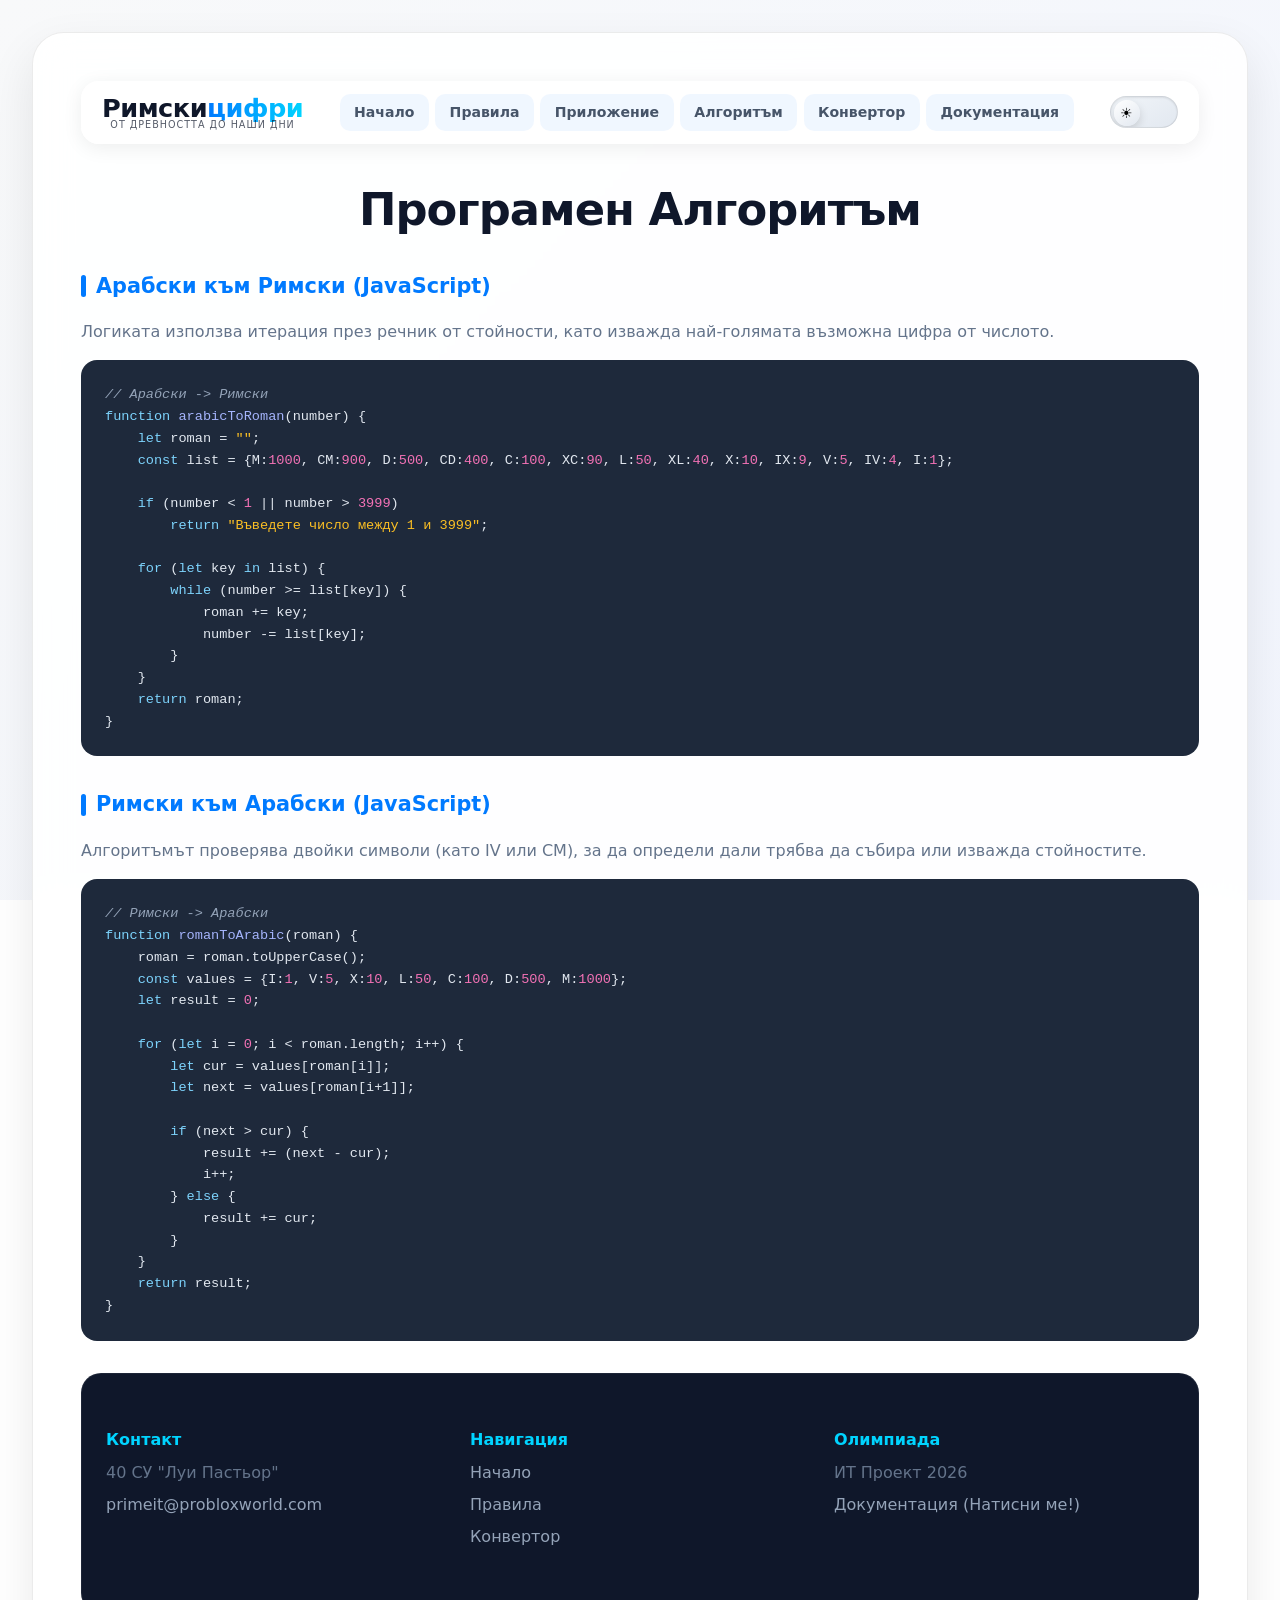
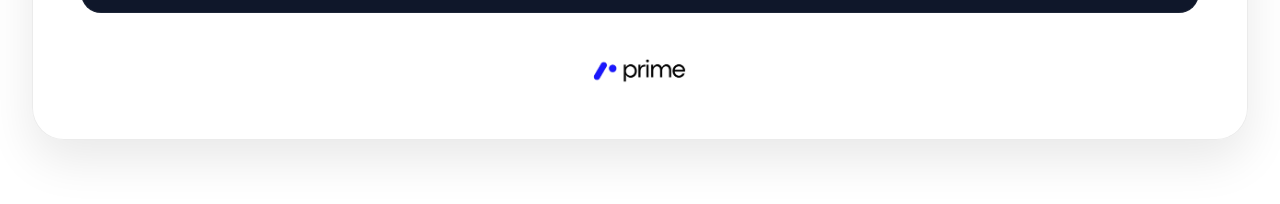
<file: algoritam.html>
﻿<!DOCTYPE html>
<html lang="bg">
<head>
    <meta charset="utf-8">
    <title>Алгоритъм — Римски цифри</title>
    <meta name="viewport" content="width=device-width, initial-scale=1">
    <link rel="stylesheet" href="css/style.css">
    <script src="header.js" defer></script>
</head>
<body>

    <div class="wiki-container">
        <site-header></site-header>

        <main>
            <h1>Програмен Алгоритъм</h1>
            
            <article>
                <h3>Арабски към Римски (JavaScript)</h3>
                <p style="margin-bottom: 1rem; color: #64748b;">Логиката използва итерация през речник от стойности, като изважда най-голямата възможна цифра от числото.</p>
                <pre>
<span class="code-comment">// Арабски -> Римски</span>
<span class="code-keyword">function</span> <span class="code-func">arabicToRoman</span>(number) {
    <span class="code-keyword">let</span> roman = <span class="code-string">""</span>;
    <span class="code-keyword">const</span> list = {M:<span class="code-number">1000</span>, CM:<span class="code-number">900</span>, D:<span class="code-number">500</span>, CD:<span class="code-number">400</span>, C:<span class="code-number">100</span>, XC:<span class="code-number">90</span>, L:<span class="code-number">50</span>, XL:<span class="code-number">40</span>, X:<span class="code-number">10</span>, IX:<span class="code-number">9</span>, V:<span class="code-number">5</span>, IV:<span class="code-number">4</span>, I:<span class="code-number">1</span>};

    <span class="code-keyword">if</span> (number &lt; <span class="code-number">1</span> || number &gt; <span class="code-number">3999</span>) 
        <span class="code-keyword">return</span> <span class="code-string">"Въведете число между 1 и 3999"</span>;

    <span class="code-keyword">for</span> (<span class="code-keyword">let</span> key <span class="code-keyword">in</span> list) {
        <span class="code-keyword">while</span> (number >= list[key]) {
            roman += key;
            number -= list[key];
        }
    }
    <span class="code-keyword">return</span> roman;
}</pre>
            </article>

            

            <article>
                <h3>Римски към Арабски (JavaScript)</h3>
                <p style="margin-bottom: 1rem; color: #64748b;">Алгоритъмът проверява двойки символи (като IV или CM), за да определи дали трябва да събира или изважда стойностите.</p>
                <pre>
<span class="code-comment">// Римски -> Арабски</span>
<span class="code-keyword">function</span> <span class="code-func">romanToArabic</span>(roman) {
    roman = roman.toUpperCase();
    <span class="code-keyword">const</span> values = {I:<span class="code-number">1</span>, V:<span class="code-number">5</span>, X:<span class="code-number">10</span>, L:<span class="code-number">50</span>, C:<span class="code-number">100</span>, D:<span class="code-number">500</span>, M:<span class="code-number">1000</span>};
    <span class="code-keyword">let</span> result = <span class="code-number">0</span>;

    <span class="code-keyword">for</span> (<span class="code-keyword">let</span> i = <span class="code-number">0</span>; i &lt; roman.length; i++) {
        <span class="code-keyword">let</span> cur = values[roman[i]];
        <span class="code-keyword">let</span> next = values[roman[i+1]];

        <span class="code-keyword">if</span> (next > cur) {
            result += (next - cur);
            i++;
        } <span class="code-keyword">else</span> {
            result += cur;
        }
    }
    <span class="code-keyword">return</span> result;
}</pre>
            </article>
        </main>

        <site-footer></site-footer>
    </div>

</body>
</html>
</file>
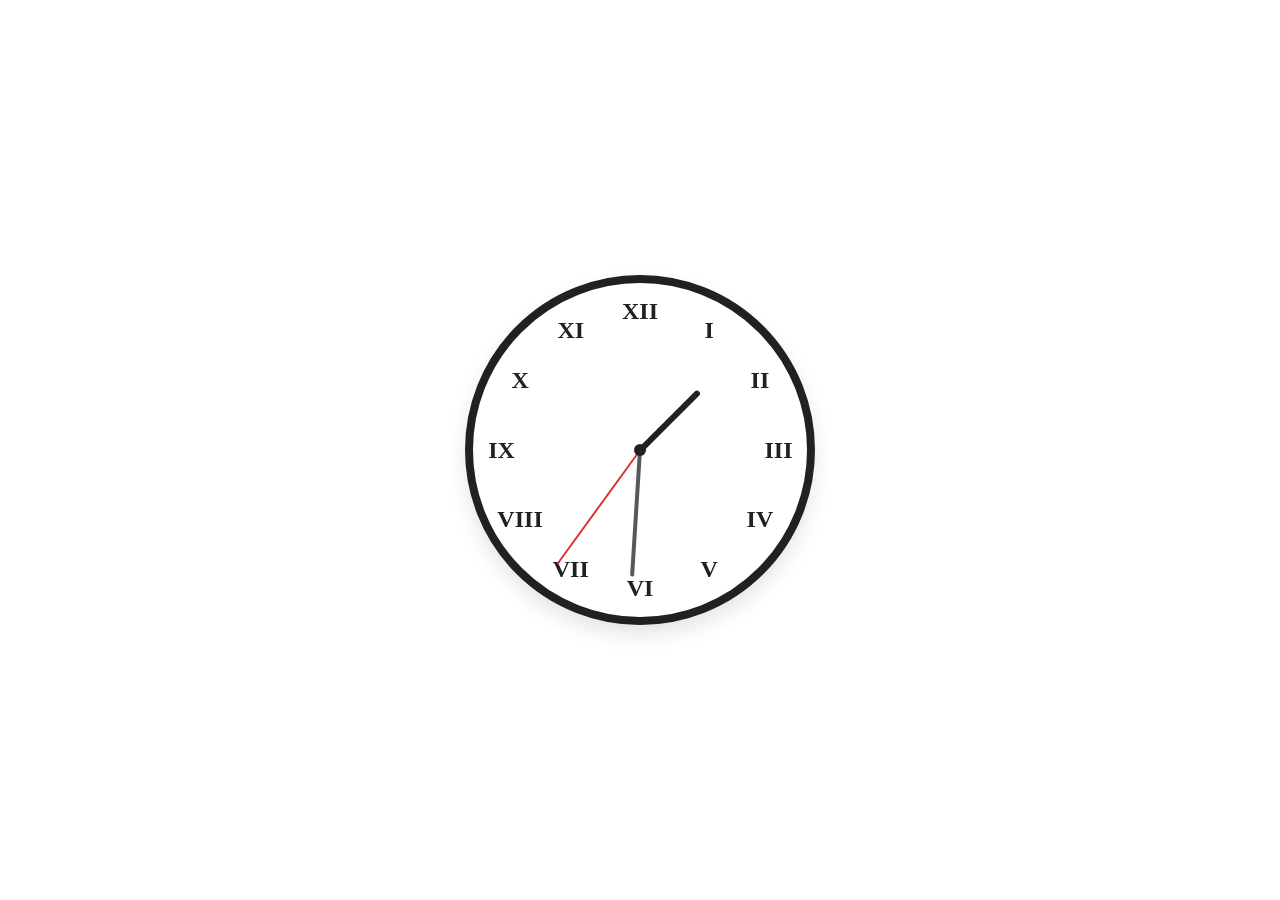
<file: clock.html>
<!DOCTYPE html>
<html>
<head>
    <style>
        * { margin: 0; padding: 0; box-sizing: border-box; }
        body {
            display: flex;
            justify-content: center;
            align-items: center;
            height: 100vh;
            background: transparent;
            font-family: 'Georgia', serif;
        }

        .clock {
            width: 350px;
            height: 350px;
            background: #fff;
            border: 8px solid #202122;
            border-radius: 50%;
            position: relative;
            box-shadow: 0 10px 20px rgba(0,0,0,0.1);
        }

        /* Център на часовника */
        .clock::after {
            content: '';
            position: absolute;
            width: 12px;
            height: 12px;
            background: #202122;
            border-radius: 50%;
            top: 50%;
            left: 50%;
            transform: translate(-50%, -50%);
            z-index: 10;
        }

        /* Римските цифри */
        .number {
            position: absolute;
            width: 100%;
            height: 100%;
            text-align: center;
            font-size: 1.5rem;
            font-weight: bold;
            color: #202122;
            padding: 15px;
        }

        /* Позициониране на всяка цифра */
        .n1 { transform: rotate(30deg); } .n1 span { transform: rotate(-30deg); display: block; }
        .n2 { transform: rotate(60deg); } .n2 span { transform: rotate(-60deg); display: block; }
        .n3 { transform: rotate(90deg); } .n3 span { transform: rotate(-90deg); display: block; }
        .n4 { transform: rotate(120deg); } .n4 span { transform: rotate(-120deg); display: block; }
        .n5 { transform: rotate(150deg); } .n5 span { transform: rotate(-150deg); display: block; }
        .n6 { transform: rotate(180deg); } .n6 span { transform: rotate(-180deg); display: block; }
        .n7 { transform: rotate(210deg); } .n7 span { transform: rotate(-210deg); display: block; }
        .n8 { transform: rotate(240deg); } .n8 span { transform: rotate(-240deg); display: block; }
        .n9 { transform: rotate(270deg); } .n9 span { transform: rotate(-270deg); display: block; }
        .n10 { transform: rotate(300deg); } .n10 span { transform: rotate(-300deg); display: block; }
        .n11 { transform: rotate(330deg); } .n11 span { transform: rotate(-330deg); display: block; }
        .n12 { transform: rotate(0deg); } .n12 span { transform: rotate(0deg); display: block; }

        /* Стрелки */
        .hand {
            position: absolute;
            bottom: 50%;
            left: 50%;
            transform-origin: bottom;
            border-top-left-radius: 10px;
            border-top-right-radius: 10px;
            z-index: 5;
        }

        .hour {
            width: 6px;
            height: 25%;
            background: #202122;
            margin-left: -3px;
        }

        .minute {
            width: 4px;
            height: 38%;
            background: #54595d;
            margin-left: -2px;
        }

        .second {
            width: 2px;
            height: 42%;
            background: #d33;
            margin-left: -1px;
            border-radius: 0;
        }
    </style>
</head>
<body>

    <div class="clock">
        <div class="number n12"><span>XII</span></div>
        <div class="number n1"><span>I</span></div>
        <div class="number n2"><span>II</span></div>
        <div class="number n3"><span>III</span></div>
        <div class="number n4"><span>IV</span></div>
        <div class="number n5"><span>V</span></div>
        <div class="number n6"><span>VI</span></div>
        <div class="number n7"><span>VII</span></div>
        <div class="number n8"><span>VIII</span></div>
        <div class="number n9"><span>IX</span></div>
        <div class="number n10"><span>X</span></div>
        <div class="number n11"><span>XI</span></div>

        <div class="hand hour" id="hour"></div>
        <div class="hand minute" id="minute"></div>
        <div class="hand second" id="second"></div>
    </div>

    <script>
        function updateClock() {
            const now = new Date();
            const seconds = now.getSeconds();
            const minutes = now.getMinutes();
            const hours = now.getHours();

            const secDeg = (seconds / 60) * 360;
            const minDeg = ((minutes + seconds / 60) / 60) * 360;
            const hourDeg = ((hours % 12 + minutes / 60) / 12) * 360;

            document.getElementById('second').style.transform = `rotate(${secDeg}deg)`;
            document.getElementById('minute').style.transform = `rotate(${minDeg}deg)`;
            document.getElementById('hour').style.transform = `rotate(${hourDeg}deg)`;
        }

        setInterval(updateClock, 1000);
        updateClock();
    </script>
</body>
</html>
</file>
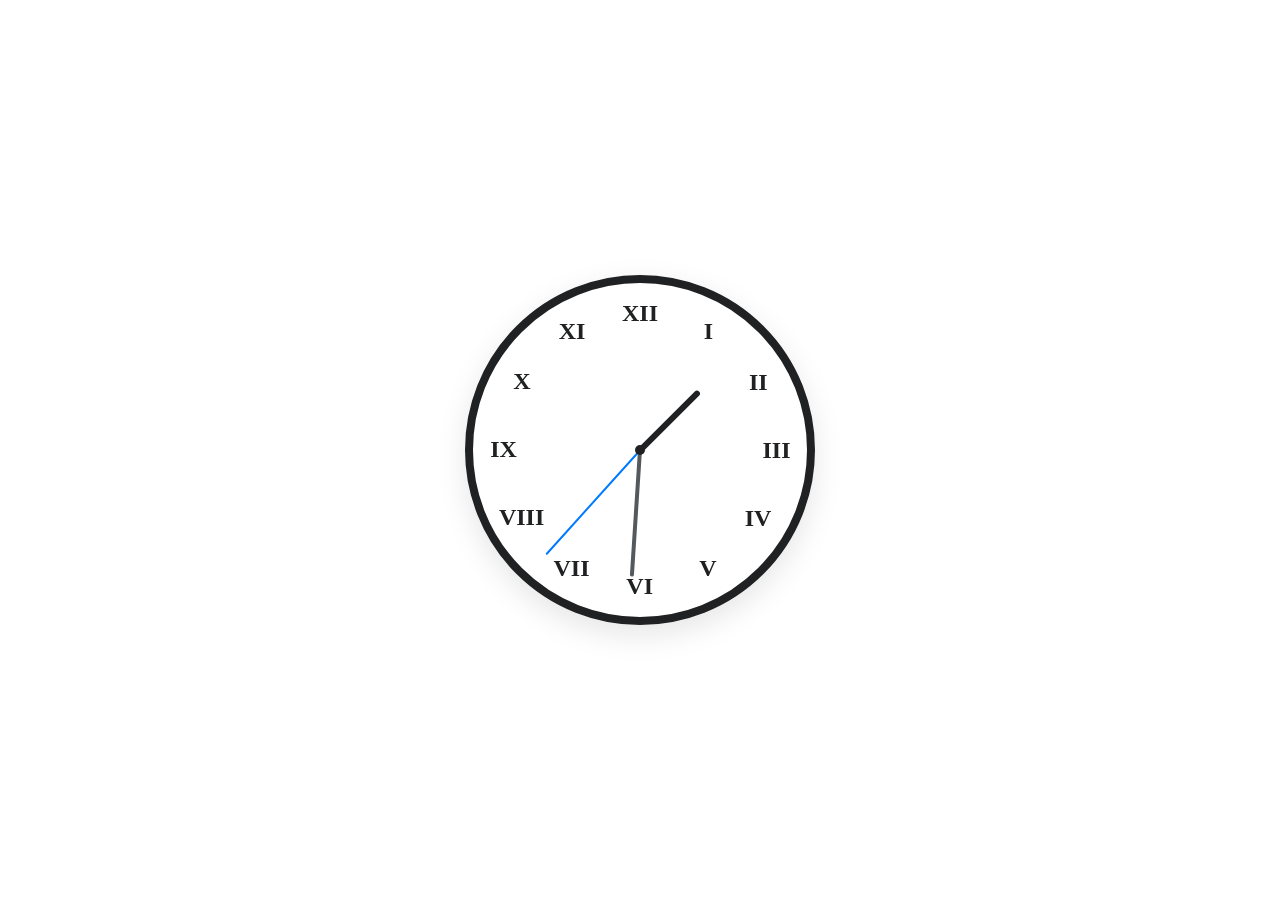
<file: clockindex.html>
<!DOCTYPE html>
<html>
<head>
    <style>
        * { margin: 0; padding: 0; box-sizing: border-box; }
        
        body {
            display: flex;
            justify-content: center;
            align-items: center;
            height: 100vh;
            background: transparent;
            font-family: 'Inter', 'Georgia', serif;
            overflow: hidden; /* Prevents scrollbars on small screens */
        }

        .clock-container {
            position: relative;
            /* Scale based on the smaller side of the screen */
            width: 90vw; 
            height: 90vw;
            max-width: 350px;
            max-height: 350px;
        }

        .clock {
            width: 100%;
            height: 100%;
            background: #fff;
            /* Relative border size looks better when shrinking */
            border: 2vw solid #202122; 
            border-radius: 50%;
            position: relative;
            box-shadow: 0 10px 30px rgba(0,0,0,0.1);
        }

        /* Desktop border limit */
        @media (min-width: 400px) {
            .clock { border-width: 8px; }
        }

        /* Center Pin */
        .clock::after {
            content: '';
            position: absolute;
            width: 3%;
            height: 3%;
            background: #202122;
            border-radius: 50%;
            top: 50%;
            left: 50%;
            transform: translate(-50%, -50%);
            z-index: 10;
        }

        /* Responsive Roman Numerals */
        .number {
            position: absolute;
            width: 100%;
            height: 100%;
            text-align: center;
            /* Use clamp to keep text readable but scaling */
            font-size: clamp(1rem, 5vw, 1.5rem);
            font-weight: 900;
            color: #202122;
            padding: 5%;
        }

        /* Positioning Logic */
        .n1 { transform: rotate(30deg); } .n1 span { transform: rotate(-30deg); display: block; }
        .n2 { transform: rotate(60deg); } .n2 span { transform: rotate(-60deg); display: block; }
        .n3 { transform: rotate(90deg); } .n3 span { transform: rotate(-90deg); display: block; }
        .n4 { transform: rotate(120deg); } .n4 span { transform: rotate(-120deg); display: block; }
        .n5 { transform: rotate(150deg); } .n5 span { transform: rotate(-150deg); display: block; }
        .n6 { transform: rotate(180deg); } .n6 span { transform: rotate(-180deg); display: block; }
        .n7 { transform: rotate(210deg); } .n7 span { transform: rotate(-210deg); display: block; }
        .n8 { transform: rotate(240deg); } .n8 span { transform: rotate(-240deg); display: block; }
        .n9 { transform: rotate(270deg); } .n9 span { transform: rotate(-270deg); display: block; }
        .n10 { transform: rotate(300deg); } .n10 span { transform: rotate(-300deg); display: block; }
        .n11 { transform: rotate(330deg); } .n11 span { transform: rotate(-330deg); display: block; }
        .n12 { transform: rotate(0deg); }

        /* Hands */
        .hand {
            position: absolute;
            bottom: 50%;
            left: 50%;
            transform-origin: bottom;
            border-radius: 10px;
            z-index: 5;
        }

        .hour {
            width: 1.8%;
            height: 25%;
            background: #202122;
            transform: translateX(-50%);
        }

        .minute {
            width: 1.2%;
            height: 38%;
            background: #54595d;
            transform: translateX(-50%);
        }

        .second {
            width: 0.6%;
            height: 42%;
            background: #007aff; /* Matched to your site's blue primary */
            transform: translateX(-50%);
        }
    </style>
</head>
<body>

    <div class="clock-container">
        <div class="clock">
            <div class="number n12"><span>XII</span></div>
            <div class="number n1"><span>I</span></div>
            <div class="number n2"><span>II</span></div>
            <div class="number n3"><span>III</span></div>
            <div class="number n4"><span>IV</span></div>
            <div class="number n5"><span>V</span></div>
            <div class="number n6"><span>VI</span></div>
            <div class="number n7"><span>VII</span></div>
            <div class="number n8"><span>VIII</span></div>
            <div class="number n9"><span>IX</span></div>
            <div class="number n10"><span>X</span></div>
            <div class="number n11"><span>XI</span></div>

            <div class="hand hour" id="hour"></div>
            <div class="hand minute" id="minute"></div>
            <div class="hand second" id="second"></div>
        </div>
    </div>

    <script>
        function updateClock() {
            const now = new Date();
            const seconds = now.getSeconds();
            const minutes = now.getMinutes();
            const hours = now.getHours();

            const secDeg = (seconds / 60) * 360;
            const minDeg = ((minutes + seconds / 60) / 60) * 360;
            const hourDeg = ((hours % 12 + minutes / 60) / 12) * 360;

            document.getElementById('second').style.transform = `translateX(-50%) rotate(${secDeg}deg)`;
            document.getElementById('minute').style.transform = `translateX(-50%) rotate(${minDeg}deg)`;
            document.getElementById('hour').style.transform = `translateX(-50%) rotate(${hourDeg}deg)`;
        }

        setInterval(updateClock, 1000);
        updateClock();
    </script>
</body>
</html>
</file>
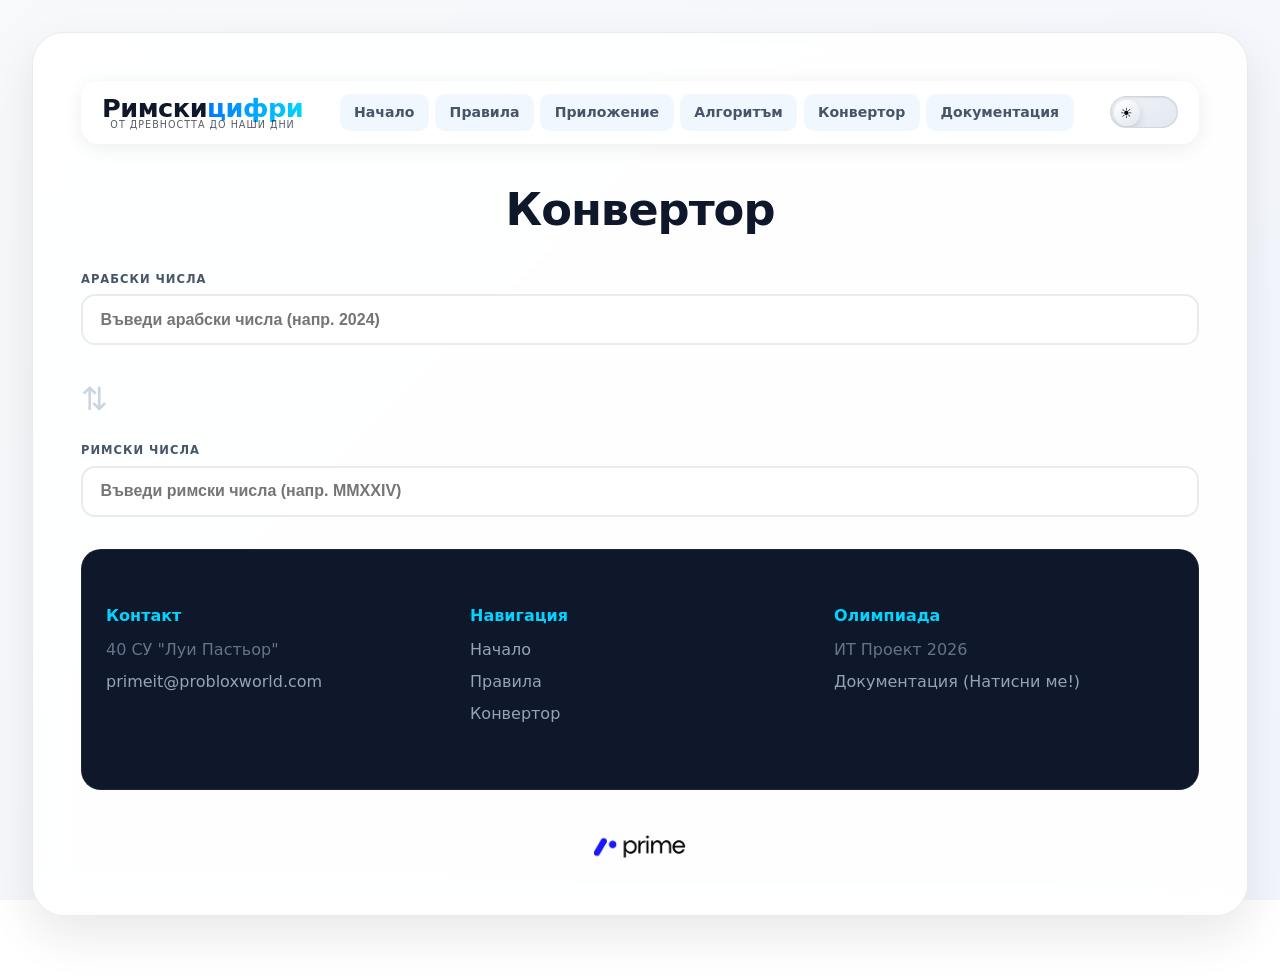
<file: convert.html>
<!DOCTYPE html>
<html lang="bg">
<head>
    <meta charset="utf-8">
    <title>Конвертор — Римски цифри</title>
    <meta name="viewport" content="width=device-width, initial-scale=1">
    <link rel="stylesheet" href="css/style.css">
    <script src="header.js" defer></script>
</head>
<body>
    <div class="wiki-container">
        <site-header></site-header>

        <main class="content">
            <div class="converter-section">
                <h1 class="single">Конвертор</h1>
                
                <div class="input-group">
                    <span class="label-text">Арабски числа</span>
                    <input id="arabicInput" type="text" name="arabic" placeholder="Въведи арабски числа (напр. 2024)">
                </div>

                <div style="font-size: 2rem; margin: 1rem 0; color: #cbd5e1;">⇅</div>

                <div class="input-group">
                    <span class="label-text">Римски числа</span>
                    <input id="romanInput" type="text" name="roma" placeholder="Въведи римски числа (напр. MMXXIV)">
                </div>
            </div>
        </main>
        
        <site-footer></site-footer>
    </div>

    <script>
    /**
     * Roman Numeral Converter Logic
     * Created for IT Olympiad 2026
     */

    const arabicInput = document.getElementById('arabicInput');
    const romanInput = document.getElementById('romanInput');

    const romanMatrix = [
        [1000, 'M'], [900, 'CM'], [500, 'D'], [400, 'CD'],
        [100, 'C'], [90, 'XC'], [50, 'L'], [40, 'XL'],
        [10, 'X'], [9, 'IX'], [5, 'V'], [4, 'IV'], [1, 'I']
    ];

    function toRoman(num) {
        if (isNaN(num) || num <= 0) return '';
        if (num > 3999) return 'Max 3999';
        
        let result = '';
        for (const [val, char] of romanMatrix) {
            while (num >= val) {
                result += char;
                num -= val;
            }
        }
        return result;
    }

    function toArabic(roman) {
        roman = roman.toUpperCase();
        const map = { I: 1, V: 5, X: 10, L: 50, C: 100, D: 500, M: 1000 };
        let result = 0;
        
        for (let i = 0; i < roman.length; i++) {
            const current = map[roman[i]];
            const next = map[roman[i + 1]];
            
            if (next && next > current) {
                result += (next - current);
                i++;
            } else {
                result += current;
            }
        }
        return isNaN(result) ? '' : result;
    }

    arabicInput.addEventListener('input', (e) => {
        const value = parseInt(e.target.value);
        if (!e.target.value) {
            romanInput.value = '';
            return;
        }
        romanInput.value = toRoman(value);
    });

    romanInput.addEventListener('input', (e) => {
        let value = e.target.value.toUpperCase().replace(/[^IVXLCDM]/g, '');
        e.target.value = value;
        
        if (!value) {
            arabicInput.value = '';
            return;
        }
        arabicInput.value = toArabic(value);
    });
    </script>
</body>
</html>
</file>
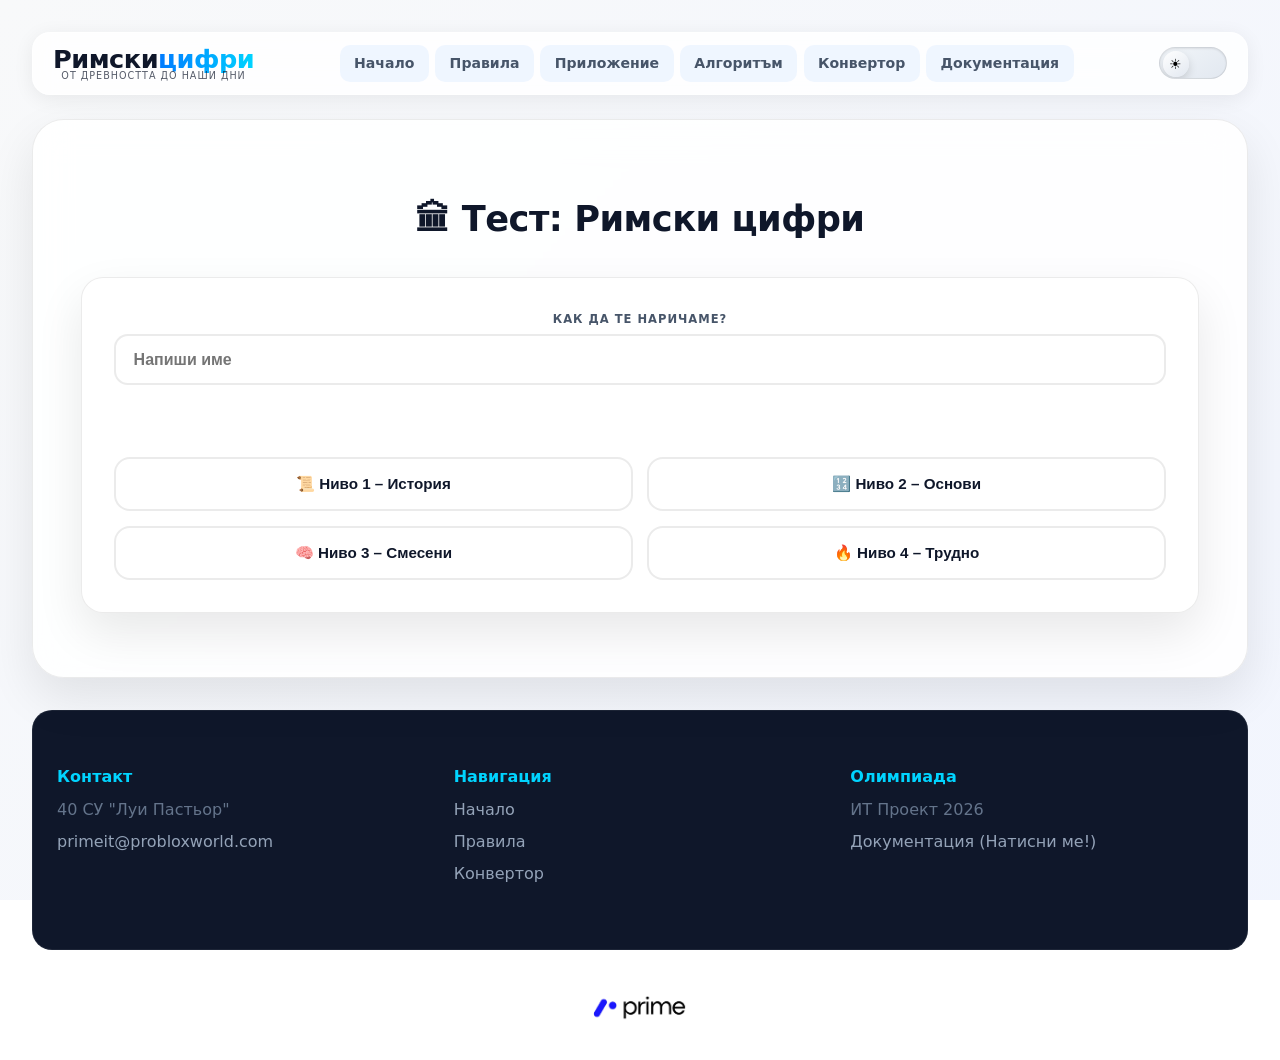
<file: games.html>
<!DOCTYPE html>
<html lang="bg">
<head>
    <meta charset="UTF-8">
    <meta name="viewport" content="width=device-width, initial-scale=1.0">
    <title>Тест – Римски цифри</title>
    <link rel="stylesheet" href="css/style.css">
    <script src="header.js" defer></script>
    <script src="https://html2canvas.hertzen.com/dist/html2canvas.min.js"></script>
</head>
<body>
    <site-header></site-header>

    <div class="wiki-container">
        <h1 class="test-title">🏛 Тест: Римски цифри</h1>

        <!-- START SCREEN -->
        <div class="card start-card" id="startCard">
            <div class="input-group">
                <label class="label-text">Как да те наричаме?</label>
                <input id="playerName" type="text" placeholder="Напиши име">
            </div>
            <div id="welcomeBack"></div>
            <div class="level-grid">
                <button onclick="startTest(1)">📜 Ниво 1 – История</button>
                <button onclick="startTest(2)">🔢 Ниво 2 – Основи</button>
                <button onclick="startTest(3)">🧠 Ниво 3 – Смесени</button>
                <button onclick="startTest(4)">🔥 Ниво 4 – Трудно</button>
            </div>
        </div>

        <!-- TEST -->
        <div class="card" id="testCard" style="display:none">
            <p id="progress"></p>
            <div class="progress-bar">
                <div id="progressFill"></div>
            </div>
            <p id="skipCounter">Пропуснати: 0</p>
            <h2 id="question"></h2>
            <div class="answer-options">
                <button class="option" data-answer="A"></button>
                <button class="option" data-answer="B"></button>
                <button class="option" data-answer="C"></button>
                <button class="option" data-answer="D"></button>
            </div>
            <div class="nav-buttons">
                <button onclick="prev()">Назад</button>
                <button onclick="next()">Напред</button>
                <button onclick="finish()">Завърши</button>
            </div>
        </div>

        <!-- RESULTS -->
        <div class="card result-card" id="resultCard" style="display:none">
            <h1 class="score-big" id="grade"></h1>
            <p class="score-message" id="scoreMessage"></p>
            <p id="score"></p>
            <hr>
            <h3>XP</h3>
            <div class="xp-bar">
                <div id="xpFill"></div>
            </div>
            <p id="xp"></p>
            <p id="tier"></p>
            <hr>
            <h3>Сподели резултата</h3>

        </div>
    </div>

    <site-footer></site-footer>
</body>
<!-- REPLACE your entire <script> block with this -->
<!-- REPLACE your entire <script> block with this -->
<!-- REPLACE your entire <script> block with this -->
<!-- REPLACE your entire <script> block with this -->
<!-- REPLACE your entire <script> block with this -->
<!-- REPLACE your entire <script> block with this -->
<script>
/* ══════════════════════════════════════
   PASTE YOUR GROQ KEY HERE
   Free at: console.groq.com
   ══════════════════════════════════════ */
var GROQ_KEY = "(PASTE YOUR KEY HERE)";

var TOTAL = 15;
var index = 0, answers = [], questions = [], correct = [], choices = [];
var started = false, currentLevel = 1;
var xp = parseInt(localStorage.getItem("romanXP")) || 0;
var highscore = parseInt(localStorage.getItem("romanHighscore")) || 0;
var player = localStorage.getItem("romanPlayer");
if (player) document.getElementById("welcomeBack").innerText = "Здравей " + player + "! Готов ли си за още? 🚀";

/* ─── STYLES ─── */
var styleEl = document.createElement("style");
document.head.appendChild(styleEl);
var sheet = styleEl.sheet;
var cssRules = [
  '[id="aiLoader"]{position:fixed;inset:0;z-index:9999;display:flex;flex-direction:column;align-items:center;justify-content:center;gap:24px;background:#fff;opacity:0;pointer-events:none;transition:opacity .3s ease;}',
  '[id="aiLoader"].on{opacity:1;pointer-events:all;}',
  '.prime-burst-wrap{position:relative;width:160px;height:160px;display:flex;align-items:center;justify-content:center;}',
  '.prime-burst{position:absolute;inset:0;animation:burstSpin 3s linear infinite;}',
  '.prime-burst-inner{position:absolute;inset:20px;animation:burstSpin 2s linear infinite reverse;}',
  '@keyframes burstSpin{to{transform:rotate(360deg);}}',
  '.prime-center{position:relative;z-index:2;display:flex;flex-direction:column;align-items:center;justify-content:center;}',
  '.prime-ai-text{font-family:Georgia,serif;font-size:1.5rem;font-weight:900;background:linear-gradient(135deg,#0066ff,#00aaff);-webkit-background-clip:text;-webkit-text-fill-color:transparent;background-clip:text;line-height:1;}',
  '.prime-ai-sub{font-size:.55rem;font-weight:800;letter-spacing:.25em;text-transform:uppercase;color:#0066ff;opacity:.6;margin-top:2px;}',
  '.prime-brand{font-family:Georgia,serif;font-size:1.6rem;font-weight:900;letter-spacing:-.03em;background:linear-gradient(135deg,#0055ee,#00bbff);-webkit-background-clip:text;-webkit-text-fill-color:transparent;background-clip:text;}',
  '.prime-brand span{font-size:.9rem;font-weight:400;letter-spacing:.1em;color:#aaa;-webkit-text-fill-color:#aaa;}',
  '.prime-status{font-family:"Courier New",monospace;font-size:.78rem;font-weight:700;letter-spacing:.08em;color:#0066ff;text-align:center;}',
  '.prime-track{width:200px;height:4px;background:#e8f0ff;border-radius:99px;overflow:hidden;}',
  '.prime-fill{height:100%;width:0%;background:linear-gradient(90deg,#0055ee,#00bbff);border-radius:99px;transition:width .4s ease;}',
  '.review-section{margin-top:2rem;}',
  '.review-section h2{font-size:1.1rem;font-weight:700;margin-bottom:1.2rem;color:var(--text);}',
  '.review-item{border-radius:16px;border:1.5px solid var(--border);background:var(--card);padding:1.2rem 1.4rem;margin-bottom:1rem;}',
  '.review-item.correct-item{border-color:rgba(34,197,94,.4);background:rgba(34,197,94,.04);}',
  '.review-item.wrong-item{border-color:rgba(239,68,68,.4);background:rgba(239,68,68,.04);}',
  '.review-q{font-size:.95rem;font-weight:600;color:var(--text);margin-bottom:.7rem;line-height:1.45;}',
  '.review-answers{display:grid;grid-template-columns:1fr 1fr;gap:.5rem;margin-bottom:.85rem;}',
  '@media(max-width:500px){.review-answers{grid-template-columns:1fr;}}',
  '.review-chip{padding:.45rem .85rem;border-radius:10px;font-size:.82rem;font-weight:600;border:1.5px solid var(--border);color:var(--muted);background:transparent;}',
  '.review-chip.chip-correct{border-color:rgba(34,197,94,.6);color:#16a34a;background:rgba(34,197,94,.08);}',
  '.review-chip.chip-wrong{border-color:rgba(239,68,68,.5);color:#dc2626;background:rgba(239,68,68,.07);text-decoration:line-through;}',
  '.review-chip.chip-selected-correct{border-color:#16a34a;color:#fff;background:#22c55e;}',
  '.review-chip.chip-selected-wrong{border-color:#dc2626;color:#fff;background:#ef4444;}',
  '.review-verdict{font-size:.8rem;font-weight:700;margin-bottom:.6rem;}',
  '.verdict-correct{color:#16a34a;}',
  '.verdict-wrong{color:#dc2626;}',
  '.review-explain{font-size:.82rem;color:var(--muted);line-height:1.6;padding:.7rem 1rem;border-radius:10px;background:rgba(0,122,255,.05);border-left:3px solid var(--primary);margin-top:.5rem;min-height:2.5rem;}',
  '.explain-loading{display:flex;align-items:center;gap:.5rem;font-size:.8rem;color:var(--muted);font-style:italic;}',
  '.explain-dot{width:5px;height:5px;border-radius:50%;background:var(--primary);animation:edot .9s ease-in-out infinite;}',
  '.explain-dot:nth-child(2){animation-delay:.2s;}',
  '.explain-dot:nth-child(3){animation-delay:.4s;}',
  '@keyframes edot{0%,80%,100%{transform:scale(.6);opacity:.4}40%{transform:scale(1);opacity:1}}',
  '.result-actions{display:flex;gap:.75rem;flex-wrap:wrap;margin-top:1.5rem;}',
  '.btn-primary{flex:1;min-width:140px;padding:.8rem 1.2rem;font-size:.92rem;font-weight:700;border-radius:14px;border:none;background:var(--primary);color:#fff;cursor:pointer;transition:opacity .2s,transform .15s;}',
  '.btn-primary:hover{opacity:.88;transform:translateY(-2px);}',
  '.btn-secondary{flex:1;min-width:140px;padding:.8rem 1.2rem;font-size:.92rem;font-weight:700;border-radius:14px;border:2px solid var(--border);background:var(--card);color:var(--text);cursor:pointer;transition:background .2s,border-color .2s,transform .15s;}',
  '.btn-secondary:hover{border-color:var(--primary);color:var(--primary);transform:translateY(-2px);}',
  '.q-number{display:inline-block;font-size:.7rem;font-weight:800;letter-spacing:.08em;color:var(--muted);text-transform:uppercase;margin-bottom:.4rem;}',
];
cssRules.forEach(function(r) { try { sheet.insertRule(r, sheet.cssRules.length); } catch(e){} });

/* ─── STARBURST LOADER ─── */
function starburstPath(cx, cy, r, points, ratio) {
  var d = "", total = points * 2;
  for (var k = 0; k < total; k++) {
    var angle = (Math.PI / points) * k - Math.PI / 2;
    var rad = (k % 2 === 0) ? r : r * ratio;
    var x = (cx + Math.cos(angle) * rad).toFixed(2);
    var y = (cy + Math.sin(angle) * rad).toFixed(2);
    d += (k === 0 ? "M" : "L") + x + " " + y + " ";
  }
  return d + "Z";
}

var loaderEl = document.createElement("div");
loaderEl.id = "aiLoader";
var op = starburstPath(80, 80, 76, 14, 0.82);
var ip = starburstPath(60, 60, 56, 10, 0.78);
loaderEl.innerHTML =
  '<div class="prime-burst-wrap">' +
    '<svg class="prime-burst" width="160" height="160" viewBox="0 0 160 160" fill="none">' +
      '<path d="' + op + '" fill="none" stroke="url(#sb1)" stroke-width="3" stroke-linejoin="round"/>' +
      '<defs><linearGradient id="sb1" x1="0" y1="0" x2="160" y2="160" gradientUnits="userSpaceOnUse"><stop offset="0%" stop-color="#0055ee"/><stop offset="100%" stop-color="#00ccff"/></linearGradient></defs>' +
    '</svg>' +
    '<svg class="prime-burst-inner" width="120" height="120" viewBox="0 0 120 120" fill="none" style="position:absolute;inset:20px;">' +
      '<path d="' + ip + '" fill="none" stroke="url(#sb2)" stroke-width="2" stroke-linejoin="round" opacity=".5"/>' +
      '<defs><linearGradient id="sb2" x1="0" y1="0" x2="120" y2="120" gradientUnits="userSpaceOnUse"><stop offset="0%" stop-color="#00aaff"/><stop offset="100%" stop-color="#0055ee"/></linearGradient></defs>' +
    '</svg>' +
    '<div class="prime-center"><div class="prime-ai-text">AI</div><div class="prime-ai-sub">Prime</div></div>' +
  '</div>' +
  '<div class="prime-brand">Prime<span>AI</span></div>' +
  '<div class="prime-status" id="loaderStatus">Инициализиране...</div>' +
  '<div class="prime-track"><div class="prime-fill" id="loaderFill"></div></div>';
document.body.appendChild(loaderEl);

function showLoader() { loaderEl.classList.add("on"); setLoaderPct(0); }
function hideLoader() { loaderEl.classList.remove("on"); }
function setLoaderStatus(t) { document.getElementById("loaderStatus").innerText = t; }
function setLoaderPct(p) { document.getElementById("loaderFill").style.width = Math.min(p,100) + "%"; }

/* ─── HELPERS ─── */
function toRoman(n) {
  var m = [[1000,"M"],[900,"CM"],[500,"D"],[400,"CD"],[100,"C"],[90,"XC"],[50,"L"],[40,"XL"],[10,"X"],[9,"IX"],[5,"V"],[4,"IV"],[1,"I"]];
  var r = "";
  for (var i = 0; i < m.length; i++) { while (n >= m[i][0]) { r += m[i][1]; n -= m[i][0]; } }
  return r;
}
function shuffle(a) {
  for (var i = a.length-1; i > 0; i--) { var j = Math.floor(Math.random()*(i+1)); var t=a[i]; a[i]=a[j]; a[j]=t; }
  return a;
}
function sleep(ms) { return new Promise(function(r){ setTimeout(r, ms); }); }

/* ─── KNOWLEDGE ─── */
var KNOWLEDGE =
  "Roman numerals: non-positional numeral system from Ancient Rome.\n" +
  "7 symbols: I=1, V=5, X=10, L=50, C=100, D=500, M=1000.\n" +
  "Addition rule: symbol right of a larger = added. Example: VI=6.\n" +
  "Subtraction rule: symbol left of a larger = subtracted. Example: IV=4.\n" +
  "I,X,C,M repeat max 3 times. V,L,D only once ever.\n" +
  "Subtraction only: IV=4, IX=9, XL=40, XC=90, CD=400, CM=900.\n" +
  "Range 1-3999. Zero does not exist. Replaced by Arabic numerals after 1400 AD.\n" +
  "Origin: Etruscans, spread by Romans.\n" +
  "Used today: centuries (XXI), rulers (Simeon II), clocks (4=IIII sometimes), Olympics, Super Bowl, books.\n" +
  "Examples: XVI=16, XIV=14, XC=90, XL=40, MMXXIV=2024, MCMXCIX=1999.\n";

var LEVEL_PROMPTS = {
  1: "Generate 15 questions about Roman numeral history and rules. Write question text in simple correct Bulgarian. Cover: origins (Etruscans), all 7 symbols, subtraction rule, repetition limits, zero not existing, modern usage (clocks, Olympics, centuries, rulers). Each question different topic.",
  2: "Generate 15 questions: student converts Arabic number to Roman numeral. Write question in Bulgarian like 'Запиши числото 40 с римски цифри:'. Use numbers 1-399, include tricky ones near 4,9,40,90,400. Wrong answers: plausible wrong Roman numerals for nearby numbers.",
  3: "Generate 15 mixed questions in Bulgarian. Half: Roman to Arabic (e.g. 'Колко е XIV?'). Half: Arabic to Roman (e.g. 'Запиши 40 с римски цифри:'). Numbers 1-399. Wrong answers close but wrong.",
  4: "Generate 15 hard questions in Bulgarian. Mix: which Roman numeral is bigger, addition (XIV + 5 = ?), subtraction (XX - 3 = ?), count symbols in a Roman numeral, what comes before/after. Numbers 1-300."
};

/* ─── GROQ CALL ─── */
function callAI(prompt, maxTokens) {
  maxTokens = maxTokens || 800;
  return fetch("https://api.groq.com/openai/v1/chat/completions", {
    method: "POST",
    headers: { "Content-Type": "application/json", "Authorization": "Bearer " + GROQ_KEY },
    body: JSON.stringify({
      model: "llama-3.1-8b-instant",
      max_tokens: maxTokens,
      temperature: 0.2,
      messages: [
        { role: "system", content: "You follow instructions exactly. Never output JSON for explanation tasks. Never invent facts outside the knowledge base." },
        { role: "user", content: prompt }
      ]
    })
  }).then(function(r) {
    if (!r.ok) throw new Error("API " + r.status);
    return r.json();
  }).then(function(d) {
    return d.choices[0].message.content;
  });
}

/* ─── EXTRACT JSON SAFELY ─── */
function extractJSON(raw) {
  var s = raw.replace(/```json/gi,"").replace(/```/gi,"").trim();
  var a = s.indexOf("["), b = s.lastIndexOf("]");
  if (a === -1 || b === -1) throw new Error("No JSON array");
  return s.slice(a, b+1);
}

/* ─── CLEAN EXPLANATION TEXT ─── */
function cleanExplanation(raw) {
  var text = raw.trim();

  /* if Llama returned JSON object, extract sentences from it */
  if (text.charAt(0) === "{" || text.charAt(0) === "[") {
    try {
      var obj = JSON.parse(text);
      var vals = [];
      function collectStrings(o) {
        if (typeof o === "string" && o.length > 5) vals.push(o);
        else if (Array.isArray(o)) { for (var i=0;i<o.length;i++) collectStrings(o[i]); }
        else if (typeof o === "object" && o !== null) { var ks=Object.keys(o); for (var i=0;i<ks.length;i++) collectStrings(o[ks[i]]); }
      }
      collectStrings(obj);
      text = vals.join(" ");
    } catch(e) {
      /* strip braces/brackets and JSON keys */
      text = text.replace(/[{}\[\]"]/g,"")
                 .replace(/\b(question|correct_answer|student_answer|was_correct|feedback|explanation|message|sentence_\d):/gi,"")
                 .trim();
    }
  }

  /* translate English words that slip through */
  var fixes = [
    ["Etruscans","Етруски"], ["etruscans","Етруски"],
    ["Romans","Римляните"], ["romans","Римляните"],
    ["Non-positional","непозиционна"], ["non-positional","непозиционна"],
    ["positional","позиционна"], ["Roman numerals","римски цифри"],
    ["correct","правилно"], ["incorrect","грешно"],
    ["zero","нула"], ["symbols","символи"], ["symbol","символ"]
  ];
  for (var fi=0; fi<fixes.length; fi++) {
    text = text.split(fixes[fi][0]).join(fixes[fi][1]);
  }

  return text.trim();
}

/* ─── GENERATE QUESTIONS ─── */
function generateWithAI(level) {
  var prompt =
    "Knowledge base:\n" + KNOWLEDGE +
    "\nTask: " + LEVEL_PROMPTS[level] +
    "\n\nRULES:\n" +
    "- Question text in simple correct Bulgarian\n" +
    "- Exactly 15 questions, no repeated topics\n" +
    "- Each: 1 correct answer + exactly 3 wrong plausible answers\n" +
    "- Output ONLY the JSON array. Start with [ end with ]. Nothing else.\n\n" +
    'Format: [{"q":"Bulgarian question","a":"correct answer","w":["wrong1","wrong2","wrong3"]},...]';

  return callAI(prompt, 2000).then(function(raw) {
    var parsed = JSON.parse(extractJSON(raw));
    var valid = [];
    for (var vi=0; vi<parsed.length; vi++) {
      var item = parsed[vi];
      if (item.q && item.a && Array.isArray(item.w) && item.w.length >= 3 && item.q.length < 200) {
        valid.push(item);
      }
    }
    if (valid.length < 10) throw new Error("Too few valid questions");
    return valid;
  });
}

/* ─── START TEST ─── */
function startTest(level) {
  var name = document.getElementById("playerName").value.trim();
  if (!name) {
    if (player) name = player;
    else { alert("Моля въведи име"); return; }
  }
  localStorage.setItem("romanPlayer", name);
  currentLevel = level; index = 0;
  answers = []; questions = []; correct = []; choices = [];
  showLoader();

  var pct = 0;
  var prog = setInterval(function(){ pct = Math.min(pct+1.5, 88); setLoaderPct(pct); }, 80);
  var stats = ["Свързване с PrimeAI...","Анализиране на ниво "+level+"...","Генериране на въпроси...","Финализиране..."];
  var si = 0;
  setLoaderStatus(stats[0]);
  var statT = setInterval(function(){ si=(si+1)%stats.length; setLoaderStatus(stats[si]); }, 1400);

  generateWithAI(level).then(function(items) {
    clearInterval(prog); clearInterval(statT);
    setLoaderPct(100); setLoaderStatus("Готово ✓");
    return sleep(500).then(function(){
      for (var ii=0; ii<items.length; ii++) {
        questions.push(items[ii].q);
        correct.push(items[ii].a);
        choices.push(shuffle([items[ii].a, items[ii].w[0], items[ii].w[1], items[ii].w[2]]));
      }
      answers = new Array(questions.length).fill("");
      started = true;
      hideLoader();
      document.getElementById("startCard").style.display = "none";
      document.getElementById("testCard").style.display = "block";
      show();
    });
  }).catch(function(err) {
    clearInterval(prog); clearInterval(statT);
    console.error("PrimeAI:", err);
    setLoaderStatus("Резервен режим...");
    setLoaderPct(100);
    sleep(600).then(function(){
      fallback(level);
      answers = new Array(questions.length).fill("");
      started = true;
      hideLoader();
      document.getElementById("startCard").style.display = "none";
      document.getElementById("testCard").style.display = "block";
      show();
    });
  });
}

/* ─── FALLBACK ─── */
function fallback(level) {
  if (level === 1) {
    var bank = [
      {q:"Какъв тип бройна система са римските цифри?",a:"Непозиционна",w:["Позиционна","Двоична","Шестнадесетична"]},
      {q:"Коя буква означава 5?",a:"V",w:["I","X","L"]},
      {q:"Коя буква означава 10?",a:"X",w:["V","L","C"]},
      {q:"Коя буква означава 50?",a:"L",w:["X","C","D"]},
      {q:"Коя буква означава 100?",a:"C",w:["L","D","M"]},
      {q:"Коя буква означава 500?",a:"D",w:["C","L","M"]},
      {q:"Коя буква означава 1000?",a:"M",w:["D","C","L"]},
      {q:"Как се записва 4 с римски цифри?",a:"IV",w:["IIII","VI","IIV"]},
      {q:"Как се записва 9 с римски цифри?",a:"IX",w:["VIIII","XI","IIX"]},
      {q:"Колко основни символа има системата?",a:"7",w:["5","9","10"]},
      {q:"Нулата съществува ли в римската система?",a:"Не",w:["Да — O","Да — Z","Да — N"]},
      {q:"Кой народ е създал римските цифри?",a:"Етруски",w:["Гърци","Египтяни","Перси"]},
      {q:"Как се записва 2024 с римски цифри?",a:"MMXXIV",w:["MMXXVI","MMXIV","MMXXIIII"]},
      {q:"Кое число е XIV?",a:"14",w:["16","11","40"]},
      {q:"Може ли V да се повтаря повече от веднъж?",a:"Не",w:["Да, до 2 пъти","Да, до 3 пъти","Да, без ограничение"]},
    ];
    shuffle(bank).slice(0,TOTAL).forEach(function(x){
      questions.push(x.q); correct.push(x.a); choices.push(shuffle([x.a,x.w[0],x.w[1],x.w[2]]));
    });
    return;
  }
  for (var fi=0; fi<TOTAL; fi++) {
    var n = Math.floor(Math.random()*198)+2, r = toRoman(n), ws=[];
    while (ws.length<3) { var d=Math.floor(Math.random()*10)+1, w=toRoman(n+(Math.random()<.5?d:-d)); if(w&&w!==r&&ws.indexOf(w)===-1) ws.push(w); }
    questions.push("Запиши "+n+" с римски цифри:"); correct.push(r); choices.push(shuffle([r,ws[0],ws[1],ws[2]]));
  }
}

/* ─── DISPLAY ─── */
function show() {
  document.getElementById("progress").innerText = "Въпрос "+(index+1)+" / "+questions.length;
  document.getElementById("question").innerText = questions[index];
  document.getElementById("progressFill").style.width = ((index+1)/questions.length*100)+"%";
  updateSkipped(); renderOptions();
}
function renderOptions() {
  var btns = document.querySelectorAll(".option"), opts = choices[index]||[];
  for (var oi=0; oi<btns.length; oi++) {
    (function(btn, opt){
      btn.innerText = opt||"—"; btn.className = "option";
      if (answers[index]===opt) btn.classList.add("selected");
      btn.onclick = function(){ selectAnswer(opt); };
    })(btns[oi], opts[oi]);
  }
}
function selectAnswer(v) {
  answers[index]=v;
  var btns=document.querySelectorAll(".option");
  for(var i=0;i<btns.length;i++) btns[i].classList.toggle("selected", btns[i].innerText===v);
  updateSkipped();
}
function next(){ if(index<questions.length-1){index++;show();}else{finish();} }
function prev(){ if(index>0){index--;show();} }
function updateSkipped(){
  var s=0; for(var i=0;i<answers.length;i++){if(answers[i]==="")s++;}
  document.getElementById("skipCounter").innerText="Пропуснати: "+s;
}

/* ─── GRADING ─── */
function grade(s){return s>=90?6:s>=75?5:s>=60?4:s>=40?3:2;}
function feedback(g){return["","","😅 Тренирай още!","🙂 Може по-добре!","👍 Добра работа!","🔥 Много добре!","🌟 Отлично! Ти си експерт!"][g];}
function getTier(v){return v<200?"🥉 Bronze":v<500?"🥈 Silver":v<1000?"🥇 Gold":v<2000?"💎 Diamond":"🏆 Legend";}

/* ─── FINISH ─── */
function finish() {
  started = false;
  var right=0, total=questions.length;
  for(var ri=0;ri<total;ri++){if((answers[ri]||"").toUpperCase()===(correct[ri]||"").toUpperCase())right++;}
  var pct=Math.round(right/total*100), g=grade(pct), gained=right*10;
  xp+=gained; highscore=Math.max(highscore,xp);
  localStorage.setItem("romanXP",xp); localStorage.setItem("romanHighscore",highscore);

  document.getElementById("testCard").style.display="none";
  var rc=document.getElementById("resultCard"); rc.style.display="block";
  document.getElementById("grade").innerText=g;
  document.getElementById("scoreMessage").innerText=feedback(g);
  document.getElementById("score").innerText="Правилни: "+right+" / "+total+" ("+pct+"%)";
  document.getElementById("xp").innerText="XP: "+xp+"  (+"+gained+")";
  document.getElementById("tier").innerText="Tier: "+getTier(xp);
  var tiers=[0,200,500,1000,2000,5000], nx=5000;
  for(var ti=0;ti<tiers.length;ti++){if(tiers[ti]>xp){nx=tiers[ti];break;}}
  var pv=tiers[tiers.indexOf(nx)-1]||0;
  document.getElementById("xpFill").style.width=Math.min((xp-pv)/(nx-pv)*100,100)+"%";

  /* buttons */
  var actEl=document.getElementById("resultActions");
  if(!actEl){
    actEl=document.createElement("div"); actEl.id="resultActions"; actEl.className="result-actions";
    actEl.innerHTML='<button class="btn-primary" onclick="tryAnother()">🔄 Опитай отново</button>'+
      '<button class="btn-secondary" onclick="shareLink()">📋 Копирай резултат</button>'+
      '<button class="btn-secondary" onclick="shareImage()">🖼 Изтегли снимка</button>';
    rc.appendChild(actEl);
  }

  /* review */
  var revEl=document.getElementById("reviewSection");
  if(!revEl){revEl=document.createElement("div");revEl.id="reviewSection";revEl.className="review-section";rc.appendChild(revEl);}
  revEl.innerHTML="<h2>📋 Преглед на въпросите</h2>";

  for(var qi=0;qi<total;qi++){
    var ua=answers[qi]||"", ic=ua.toUpperCase()===correct[qi].toUpperCase();
    var chips="", opts=choices[qi]||[correct[qi]];
    for(var ci=0;ci<opts.length;ci++){
      var o=opts[ci], isc=o.toUpperCase()===correct[qi].toUpperCase(), isu=o.toUpperCase()===ua.toUpperCase();
      var cl="review-chip";
      if(isu&&ic)cl+=" chip-selected-correct";
      else if(isu&&!ic)cl+=" chip-selected-wrong";
      else if(isc)cl+=" chip-correct";
      chips+='<span class="'+cl+'">'+o+'</span>';
    }
    var verd=ic?'<span class="verdict-correct">✓ Правилно!</span>':
      '<span class="verdict-wrong">✗ Грешно — верният отговор: <strong>'+correct[qi]+'</strong>'+(ua?' &nbsp;|&nbsp; Ти отговори: <strong>'+ua+'</strong>':' &nbsp;|&nbsp; Пропуснат')+'</span>';
    var card=document.createElement("div");
    card.className="review-item "+(ic?"correct-item":"wrong-item"); card.id="review-card-"+qi;
    card.innerHTML='<div class="q-number">Въпрос '+(qi+1)+'</div>'+
      '<div class="review-q">'+questions[qi]+'</div>'+
      '<div class="review-answers">'+chips+'</div>'+
      '<div class="review-verdict">'+verd+'</div>'+
      '<div class="review-explain" id="explain-'+qi+'">'+
        '<div class="explain-loading"><div class="explain-dot"></div><div class="explain-dot"></div><div class="explain-dot"></div><span>PrimeAI обяснява...</span></div>'+
      '</div>';
    revEl.appendChild(card);
  }

  /* chain explanations one by one */
  var chain=Promise.resolve();
  for(var ei=0;ei<total;ei++){
    (function(idx){
      chain=chain.then(function(){ return fetchExplanation(idx); });
    })(ei);
  }
}

/* ─── EXPLANATION ─── */
function fetchExplanation(i) {
  var ua=answers[i]||"не е отговорено", ic=ua.toUpperCase()===correct[i].toUpperCase();
  var el=document.getElementById("explain-"+i);
  if(!el) return Promise.resolve();

  var prompt =
    "Ти си приятелски учител по математика, който обяснява на ученик на 10 години.\n" +
    "Знания: " + KNOWLEDGE +
    "\nВъпрос: " + questions[i] +
    "\nПравилен отговор: " + correct[i] +
    "\nУченикът отговори: " + ua +
    "\n\nНапиши точно 2 изречения на български, обръщайки се към ученика с 'ти'.\n" +
    "Изречение 1: " + (ic ? "Започни с 'Браво!' и потвърди правилния отговор просто." : "Започни с 'Не точно!' и кажи кой е правилният отговор.") + "\n" +
    "Изречение 2: Обясни ЗАЩО с прости думи, разбираеми за дете.\n" +
    "ЗАБРАНИ: Не казвай 'ученикът', 'учащият', не използвай JSON, не използвай markdown.\n" +
    "Максимум 40 думи. Само обикновен текст.\n" +
    "Пример за добър отговор: 'Браво! V наистина означава 5 в римските цифри. Това е един от седемте основни символа, които трябва да запомниш!'";

  return callAI(prompt, 250).then(function(raw) {
    el.innerText = cleanExplanation(raw);
  }).catch(function() {
    el.innerText = ic
      ? "Браво! Верният отговор е " + correct[i] + "."
      : "Не точно! Верният отговор е " + correct[i] + ". Провери правилата за римски цифри.";
  });
}

/* ─── CLEAN EXPLANATION (handles JSON fallback) ─── */
function cleanExplanation(raw) {
  var text = raw.trim();
  if (text.charAt(0) === "{" || text.charAt(0) === "[") {
    try {
      var obj = JSON.parse(text), vals = [];
      function collect(o) {
        if (typeof o === "string" && o.length > 5) vals.push(o);
        else if (Array.isArray(o)) { for(var i=0;i<o.length;i++) collect(o[i]); }
        else if (o && typeof o==="object") { var ks=Object.keys(o); for(var i=0;i<ks.length;i++) collect(o[ks[i]]); }
      }
      collect(obj); text = vals.join(" ");
    } catch(e) {
      text = text.replace(/[{}\[\]"]/g,"").replace(/\b\w+_?\w*:/g,"").trim();
    }
  }
  var fixes=[["Etruscans","Етруски"],["etruscans","Етруски"],["Romans","Римляните"],
    ["Non-positional","непозиционна"],["Roman numerals","римски цифри"],["zero","нула"]];
  for(var fi=0;fi<fixes.length;fi++) text=text.split(fixes[fi][0]).join(fixes[fi][1]);
  return text.trim();
}

/* ─── TRY ANOTHER ─── */
function tryAnother() {
  document.getElementById("resultCard").style.display="none";
  var a=document.getElementById("resultActions"), r=document.getElementById("reviewSection");
  if(a)a.remove(); if(r)r.remove();
  document.getElementById("startCard").style.display="block";
}

/* ─── SHARE ─── */
function shareLink(){
  var g=document.getElementById("grade").innerText;
  navigator.clipboard.writeText("Получих оценка "+g+" на теста за римски цифри! 🏛");
  alert("Копирано!");
}
function shareImage(){
  html2canvas(document.getElementById("resultCard")).then(function(c){
    var a=document.createElement("a"); a.download="roman-score.png"; a.href=c.toDataURL(); a.click();
  });
}

window.onbeforeunload = function(){ if(started) return "Сигурен ли си?"; };
</script>
</html>
</file>
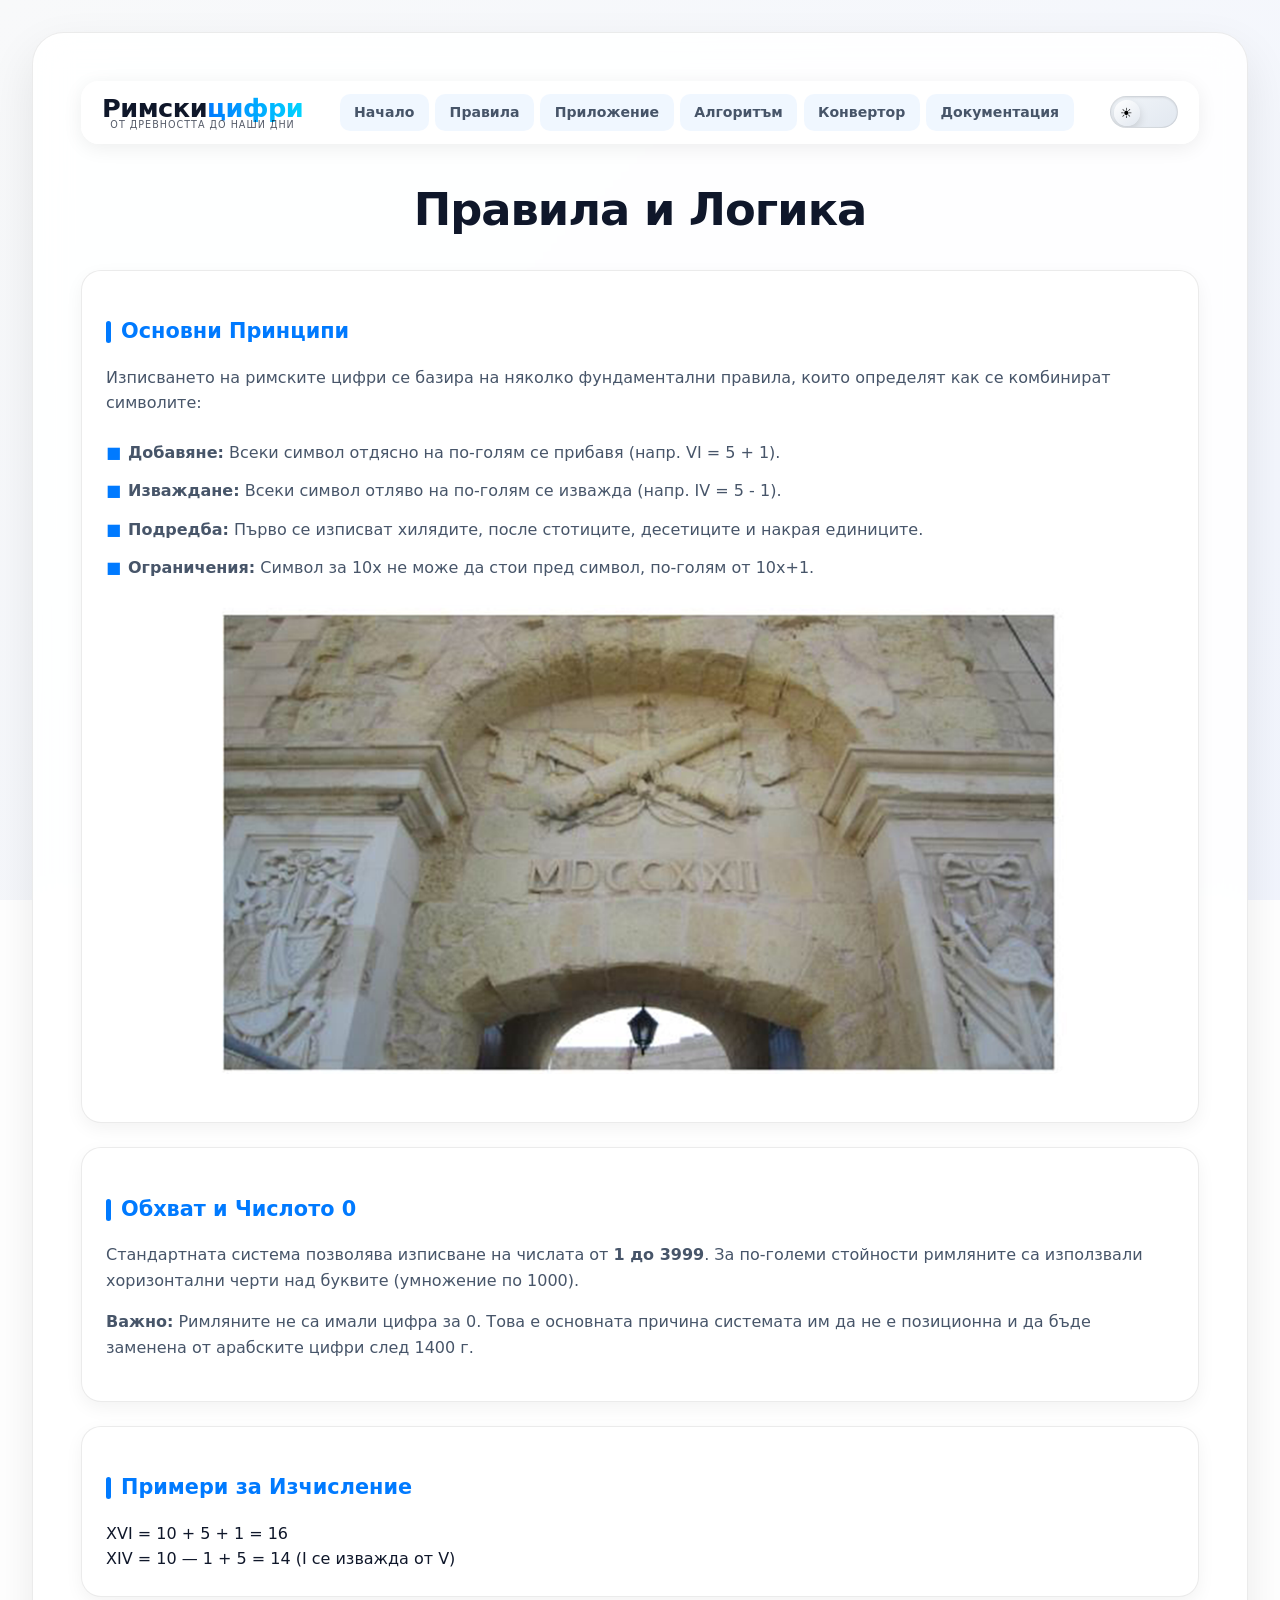
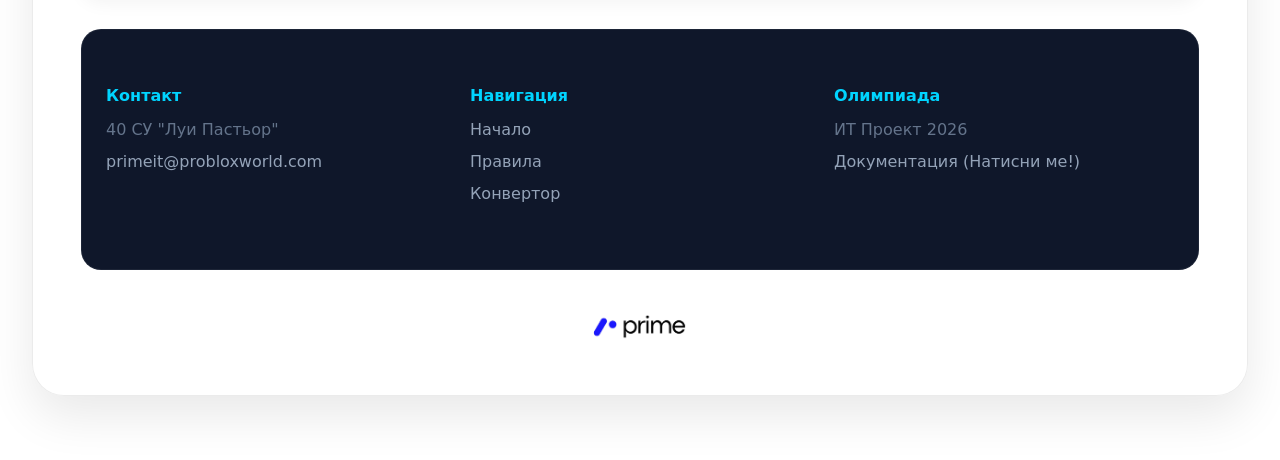
<file: pravila.html>
﻿<!DOCTYPE html>
<html lang="bg">
<head>
    <meta charset="utf-8">
    <title>Правила — Римски цифри</title>
    <meta name="viewport" content="width=device-width, initial-scale=1">
    <link rel="stylesheet" href="css/style.css">
    <script src="header.js" defer></script>
</head>
<body>

    <div class="wiki-container">
        <site-header></site-header>

        <main>
            <h1>Правила и Логика</h1>

            <article class="rule-section">
                <h3>Основни Принципи</h3>
                <p style="margin-bottom: 1.5rem;">Изписването на римските цифри се базира на няколко фундаментални правила, които определят как се комбинират символите:</p>
                <ul class="rule-list">
                    <li><strong>Добавяне:</strong> Всеки символ отдясно на по-голям се прибавя (напр. VI = 5 + 1).</li>
                    <li><strong>Изваждане:</strong> Всеки символ отляво на по-голям се изважда (напр. IV = 5 - 1).</li>
                    <li><strong>Подредба:</strong> Първо се изписват хилядите, после стотиците, десетиците и накрая единиците.</li>
                    <li><strong>Ограничения:</strong> Символ за 10x не може да стои пред символ, по-голям от 10x+1.</li>
                </ul>
                <img src="images/r3.png" alt="Таблица с правила" class="shrink">
            </article>

            <article class="rule-section">
                <h3>Обхват и Числото 0</h3>
                <p>Стандартната система позволява изписване на числата от <strong>1 до 3999</strong>. За по-големи стойности римляните са използвали хоризонтални черти над буквите (умножение по 1000).</p>
                <p style="margin-top: 1rem;"><strong>Важно:</strong> Римляните не са имали цифра за 0. Това е основната причина системата им да не е позиционна и да бъде заменена от арабските цифри след 1400 г.</p>
            </article>

            <article class="rule-section">
                <h3>Примери за Изчисление</h3>
                <div class="example-box">
                    XVI = 10 + 5 + 1 = <span>16</span><br>
                    XIV = 10 — 1 + 5 = <span>14</span> (I се изважда от V)
                </div>
            </article>
        </main>

        <site-footer></site-footer>
    </div>

</body>
</html>
</file>
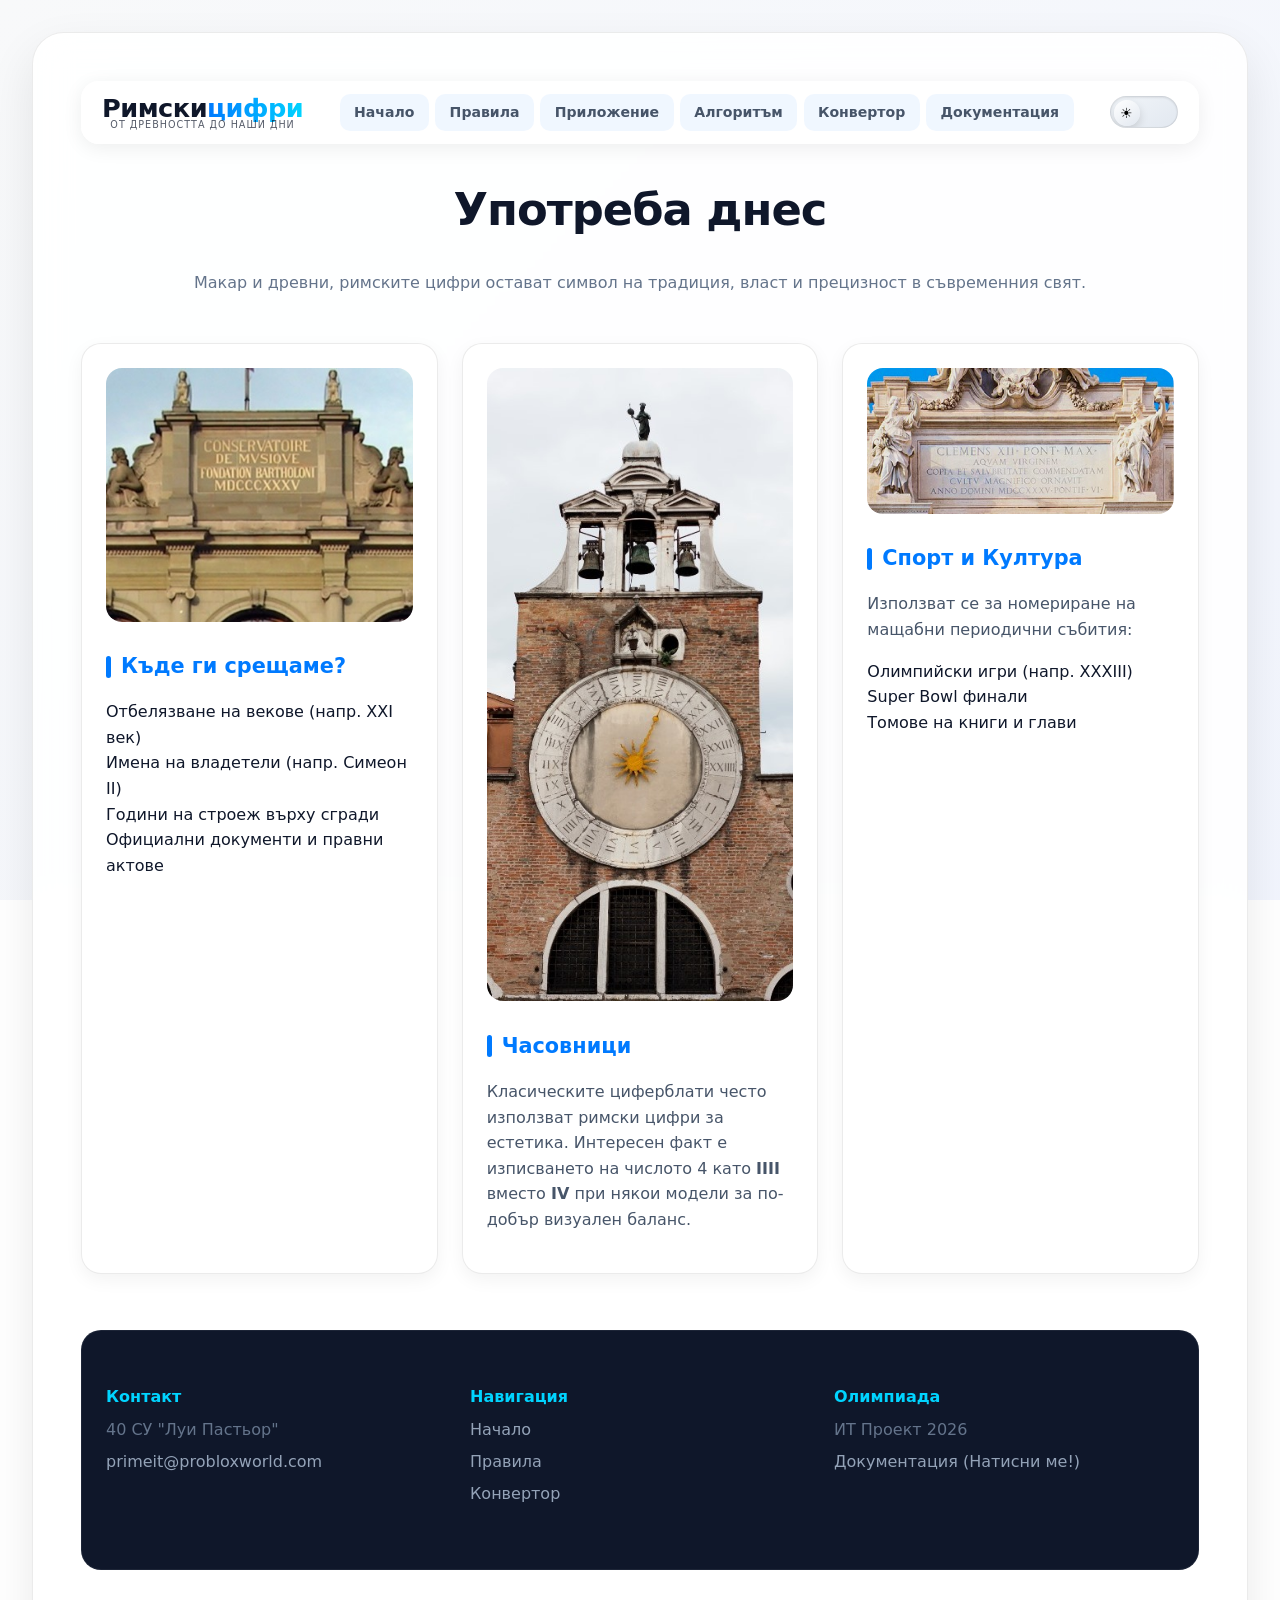
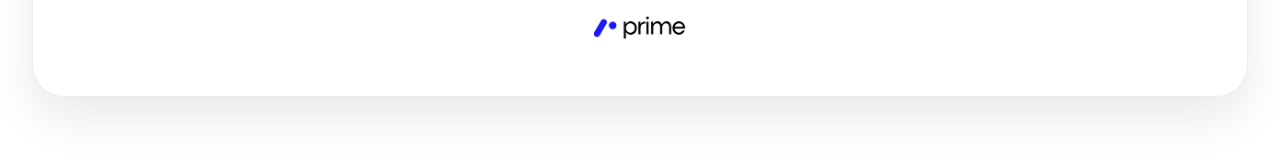
<file: upotreba.html>
﻿<!DOCTYPE html>
<html lang="bg">
<head>
    <meta charset="utf-8">
    <title>Приложение — Римски цифри</title>
    <meta name="viewport" content="width=device-width, initial-scale=1">
    <link rel="stylesheet" href="css/style.css">
    <script src="header.js" defer></script>
</head>
<body>

    <div class="wiki-container">
        <site-header></site-header>

        <main>
            <h1>Употреба днес</h1>
            <p style="text-align: center; color: #64748b; margin-bottom: 3rem;">Макар и древни, римските цифри остават символ на традиция, власт и прецизност в съвременния свят.</p>

            <div class="content-grid">
                <div class="usage-card">
                    <img src="images/genev.jpg" alt="Архитектура">
                    <h3>Къде ги срещаме?</h3>
                    <ul class="usage-list">
                        <li>Отбелязване на векове (напр. XXI век)</li>
                        <li>Имена на владетели (напр. Симеон II)</li>
                        <li>Години на строеж върху сгради</li>
                        <li>Официални документи и правни актове</li>
                    </ul>
                </div>

                <div class="usage-card">
                    <img src="images/clock-4161132_1920.jpg" alt="Часовник">
                    <h3>Часовници</h3>
                    <p>Класическите циферблати често използват римски цифри за естетика. Интересен факт е изписването на числото 4 като <strong>IIII</strong> вместо <strong>IV</strong> при някои модели за по-добър визуален баланс.</p>
                </div>

                <div class="usage-card">
                    <img src="images/ro4.png" alt="Олимпиада">
                    <h3>Спорт и Култура</h3>
                    <p>Използват се за номериране на мащабни периодични събития:</p>
                    <ul class="usage-list">
                        <li>Олимпийски игри (напр. XXXIII)</li>
                        <li>Super Bowl финали</li>
                        <li>Томове на книги и глави</li>
                    </ul>
                </div>
            </div>
        </main>

        <site-footer></site-footer>
    </div>

</body>
</html>
</file>
<file: css/style.css>
/* =========================================
   РИМСКИ ЦИФРИ — STYLE.CSS (2026)
   Mobile-first · Dark mode · Glass cards
========================================= */

/* ========== VARIABLES ========== */
:root {
    --primary: #007aff;
    --accent:  #00d4ff;
    --text:    #0f172a;
    --muted:   #475569;
    --card:    #ffffff;
    --glass:   rgba(255,255,255,0.88);
    --border:  rgba(0,0,0,0.08);
    --shadow:  0 20px 48px rgba(0,0,0,0.09);
    --code-bg: #1e293b;
    --radius:  28px;
}

[data-theme="dark"] {
    --primary: #4dabff;
    --accent:  #7bd6ff;
    --text:    #e2e8f0;
    --muted:   #94a3b8;
    --card:    #111827;
    --glass:   rgba(15,23,42,0.88);
    --border:  rgba(255,255,255,0.09);
    --shadow:  0 20px 48px rgba(0,0,0,0.5);
    --code-bg: #0b1224;
}

/* ========== RESET ========== */
*, *::before, *::after { box-sizing: border-box; }

html { scroll-behavior: smooth; }

/* ========== FULL-SCREEN BODY ========== */
html, body {
    min-height: 100%;
    width: 100%;
    margin: 0;
}

body {
    font-family: 'Inter', system-ui, -apple-system, sans-serif;
    line-height: 1.6;
    color: var(--text);
    overflow-x: hidden;

    /* Full-screen animated gradient — always covers viewport */
    background: linear-gradient(-45deg, #eef2ff, #e9ecef, #f0f4ff, #f8f9fa);
    background-size: 400% 400%;
    background-attachment: fixed;
    animation: gradientMove 16s ease infinite;

    padding: 1rem;
    transition: color 0.3s ease;
}

[data-theme="dark"] body {
    background: linear-gradient(-45deg, #060d1a, #0b1224, #0f172a, #07111f);
    background-size: 400% 400%;
    background-attachment: fixed;
    animation: gradientMove 16s ease infinite;
}

body.drawer-open { overflow: hidden; }

@keyframes gradientMove {
    0%   { background-position: 0% 50%; }
    50%  { background-position: 100% 50%; }
    100% { background-position: 0% 50%; }
}

/* ========== SCROLLBAR ========== */
::-webkit-scrollbar { width: 8px; }
::-webkit-scrollbar-thumb { background: rgba(0,0,0,0.18); border-radius: 999px; }
[data-theme="dark"] ::-webkit-scrollbar-thumb { background: rgba(255,255,255,0.14); }

/* ========== WIKI CONTAINER (glass card on top of bg) ========== */
.wiki-container {
    width: 100%;
    max-width: 1280px;
    margin: 0 auto 2rem;
    background: var(--glass);
    backdrop-filter: blur(18px);
    -webkit-backdrop-filter: blur(18px);
    border-radius: var(--radius);
    padding: 1.5rem;
    box-shadow: var(--shadow);
    border: 1px solid var(--border);
}

/* ========== STICKY SITE HEADER ========== */
.site-header {
    display: flex;
    align-items: center;
    justify-content: space-between;
    gap: 1rem;
    padding: 0.75rem 1.25rem;
    margin-bottom: 1.5rem;
    border-radius: 18px;
    background: rgba(255,255,255,0.82);
    backdrop-filter: blur(12px);
    -webkit-backdrop-filter: blur(12px);
    border: 1px solid rgba(255,255,255,0.5);
    box-shadow: 0 4px 20px rgba(0,0,0,0.07);
    position: sticky;
    top: 0.75rem;
    z-index: 100;           /* lower than drawer (1001) and scrim (1000) */
    transition: background 0.3s ease, border-color 0.3s ease;
}

[data-theme="dark"] .site-header {
    background: rgba(11,18,36,0.9);
    border-color: rgba(255,255,255,0.1);
}

/* ========== LOGO ========== */
#logo {
    font-size: clamp(1.2rem, 4vw, 1.6rem);
    font-weight: 900;
    text-decoration: none;
    letter-spacing: -0.5px;
    color: var(--text);
    white-space: nowrap;
}

#logo span {
    background: linear-gradient(to right, var(--primary), var(--accent));
    -webkit-background-clip: text;
    -webkit-text-fill-color: transparent;
    background-clip: text;
}

/* ========== DESKTOP NAV (visible ≥ 900px) ========== */
.nav-links {
    display: flex;       /* shown on desktop */
    align-items: center;
    gap: 0.4rem;
    flex-wrap: wrap;
}

.nav-links a {
    display: inline-block;
    padding: 0.45rem 0.9rem;
    font-weight: 600;
    font-size: 0.88rem;
    border-radius: 10px;
    text-decoration: none;
    color: var(--muted);
    background: rgba(0,122,255,0.06);
    transition: background 0.2s, color 0.2s, transform 0.2s, box-shadow 0.2s;
}

.nav-links a:hover {
    background: rgba(0,122,255,0.14);
    color: var(--primary);
    transform: translateY(-2px);
    box-shadow: 0 6px 16px rgba(0,122,255,0.16);
}

/* ========== HAMBURGER (hidden ≥ 900px) ========== */
.hamburger {
    display: none;       /* hidden on desktop */
    flex-direction: column;
    gap: 5px;
    width: 42px;
    height: 42px;
    justify-content: center;
    align-items: center;
    border: 1px solid var(--border);
    border-radius: 12px;
    background: var(--card);
    cursor: pointer;
    transition: background 0.3s ease;
    flex-shrink: 0;
}

.hamburger span {
    width: 18px;
    height: 2px;
    background: var(--text);
    border-radius: 4px;
    transition: transform 0.3s ease, opacity 0.3s ease;
}

.hamburger.active span:nth-child(1) { transform: translateY(7px) rotate(45deg); }
.hamburger.active span:nth-child(2) { opacity: 0; }
.hamburger.active span:nth-child(3) { transform: translateY(-7px) rotate(-45deg); }

/* ========== THEME TOGGLE ========== */
.theme-toggle {
    width: 68px;
    height: 32px;
    border-radius: 999px;
    border: 1px solid rgba(0,0,0,0.1);
    background: linear-gradient(145deg, #f1f5f9, #e2e8f0);
    box-shadow: inset 0 1px 2px rgba(0,0,0,0.08);
    cursor: pointer;
    position: relative;
    overflow: hidden;
    flex-shrink: 0;
    transition: background 0.2s ease;
}

[data-theme="dark"] .theme-toggle {
    background: linear-gradient(145deg, #1e293b, #0f172a);
    border-color: rgba(255,255,255,0.14);
}

.theme-toggle .dot {
    position: absolute;
    top: 3px;
    left: 3px;
    width: 26px;
    height: 26px;
    border-radius: 50%;
    background: linear-gradient(145deg, #fff, #e2e8f0);
    box-shadow: 0 4px 10px rgba(0,0,0,0.15);
    transition: transform 0.25s ease, background 0.2s ease;
    display: grid;
    place-items: center;
    font-size: 0.85rem;
}

[data-theme="dark"] .theme-toggle .dot {
    transform: translateX(36px);
    background: linear-gradient(145deg, #1e293b, #0b1224);
    color: #38bdf8;
}

/* ========== DRAWER (z-index 1001 — always on top) ========== */
/* Must be a direct <body> child — see header.js */
.drawer {
    position: fixed;
    top: 0;
    right: 0;
    width: min(80vw, 300px);
    height: 100vh;
    background: var(--card);
    color: var(--text);
    box-shadow: -8px 0 40px rgba(0,0,0,0.22);
    padding: 1.5rem;
    display: flex;
    flex-direction: column;
    gap: 0.5rem;
    transform: translateX(110%);
    visibility: hidden;
    transition: transform 0.32s cubic-bezier(0.4,0,0.2,1), visibility 0.32s ease;
    z-index: 1001;
    overflow-y: auto;
}

.drawer.open {
    transform: translateX(0);
    visibility: visible;
}

.drawer-header {
    margin-bottom: 1rem;
    padding-bottom: 1rem;
    border-bottom: 1px solid var(--border);
}

.drawer-logo {
    font-size: 1.4rem;
    font-weight: 900;
    text-decoration: none;
    color: var(--text);
    letter-spacing: -0.5px;
}

.drawer-logo span {
    background: linear-gradient(to right, var(--primary), var(--accent));
    -webkit-background-clip: text;
    -webkit-text-fill-color: transparent;
    background-clip: text;
}

.drawer nav {
    display: flex;
    flex-direction: column;
}

.drawer nav a {
    padding: 0.85rem 0.5rem;
    font-size: 1rem;
    font-weight: 600;
    color: var(--text);
    text-decoration: none;
    border-bottom: 1px solid var(--border);
    transition: color 0.2s ease, padding-left 0.2s ease;
}

.drawer nav a:hover {
    color: var(--primary);
    padding-left: 0.9rem;
}

/* ========== SCRIM (z-index 1000) ========== */
.drawer-scrim {
    position: fixed;
    inset: 0;
    background: rgba(5,14,30,0.65);
    backdrop-filter: blur(3px);
    -webkit-backdrop-filter: blur(3px);
    opacity: 0;
    visibility: hidden;
    transition: opacity 0.3s ease, visibility 0.3s ease;
    z-index: 1000;
}

.drawer-scrim.active {
    opacity: 1;
    visibility: visible;
}

/* ========== TYPOGRAPHY ========== */
h1, h2, h3, h4, h5, h6 { color: var(--text); }

h1 {
    font-size: clamp(1.8rem, 5vw, 2.8rem);
    font-weight: 900;
    text-align: center;
    margin-bottom: 1.5rem;
    letter-spacing: -1px;
}

h3 {
    font-size: 1.3rem;
    margin-bottom: 1rem;
    display: flex;
    align-items: center;
    color: var(--primary);
}

h3::before {
    content: "";
    width: 5px;
    height: 22px;
    background: var(--primary);
    margin-right: 10px;
    border-radius: 4px;
    flex-shrink: 0;
}

p { margin: 0 0 1rem; color: var(--muted); }

/* ========== CARDS ========== */
.card {
    background: var(--card);
    border-radius: 22px;
    padding: 2rem;
    box-shadow: var(--shadow);
    border: 1px solid var(--border);
    margin-bottom: 1rem;
    color: var(--text);
    transition: background 0.3s ease, border-color 0.3s ease;
}

.rule-section,
.usage-card {
    background: var(--card);
    padding: 1.5rem;
    border-radius: 20px;
    margin-bottom: 1.5rem;
    border: 1px solid var(--border);
    box-shadow: 0 6px 18px rgba(0,0,0,0.05);
    color: var(--text);
    transition: transform 0.25s ease, box-shadow 0.25s ease, background 0.3s ease;
}

.rule-section:hover,
.usage-card:hover {
    transform: translateY(-4px);
    box-shadow: 0 18px 38px rgba(0,0,0,0.1);
}

[data-theme="dark"] .rule-section:hover,
[data-theme="dark"] .usage-card:hover {
    box-shadow: 0 18px 38px rgba(0,0,0,0.4);
}

.hero-card {
    text-align: center;
    background: linear-gradient(135deg, #fff, #f4f8ff);
}

[data-theme="dark"] .hero-card {
    background: linear-gradient(135deg, #0f172a, #0b1224);
}

/* ========== HERO SLIDER ========== */
.hero-slider {
    position: relative;
    width: 100%;
    height: 520px;
    border-radius: 24px;
    overflow: hidden;
    background: #07111f;
    margin-bottom: 2rem;
}

.hero-track { width: 100%; height: 100%; }

.hero-slide {
    position: absolute;
    inset: 0;
    opacity: 0;
    transition: opacity 0.8s ease-in-out;
    display: flex;
    align-items: center;
    justify-content: center;
}

.hero-slide.active { opacity: 1; z-index: 5; }

.hero-slide img {
    position: absolute;
    inset: 0;
    width: 100%;
    height: 100%;
    object-fit: cover;
    z-index: 1;
}

.hero-overlay {
    position: absolute;
    inset: 0;
    background: rgba(0,0,0,0.58);
    z-index: 2;
}

.hero-content {
    position: relative;
    z-index: 10;
    text-align: center;
    padding: 2rem;
    width: 100%;
}

.hero-content h1,
.hero-content h2,
.hero-content h3,
.hero-content p {
    color: #ffffff !important;
    text-shadow: 0 2px 18px rgba(0,0,0,0.75);
}

.hero-content h1 {
    font-size: clamp(1.6rem, 5vw, 3.2rem);
    text-align: center;
}

.hero-chip {
    display: inline-block;
    background: var(--primary);
    color: #fff !important;
    font-weight: 700;
    padding: 7px 20px;
    border-radius: 50px;
    margin-bottom: 14px;
    font-size: 0.88rem;
    box-shadow: 0 4px 16px rgba(0,0,0,0.3);
    text-shadow: none;
}

.hero-dots {
    position: absolute;
    bottom: 20px;
    left: 50%;
    transform: translateX(-50%);
    z-index: 20;
    display: flex;
    gap: 10px;
}

.dot {
    width: 10px;
    height: 10px;
    background: rgba(255,255,255,0.35);
    border: none;
    border-radius: 50%;
    cursor: pointer;
    transition: background 0.2s, transform 0.2s;
}

.dot.active {
    background: #fff;
    transform: scale(1.3);
}

/* ========== MAIN GRID ========== */
.main-grid {
    display: grid;
    grid-template-columns: minmax(0, 1fr) 290px;
    gap: 1.5rem;
    align-items: start;
}

/* ========== INFOBOX (Quick Facts) ========== */
.infobox {
    position: sticky;
    top: 90px;
    align-self: start;
    padding: 0 !important;
    overflow: hidden;
    border-radius: 18px !important;
    font-size: 0.92rem;
    background: #f8f9fa !important;
    border: 1px solid #c8ccd1 !important;
}

[data-theme="dark"] .infobox {
    background: #111827 !important;
    border-color: rgba(255,255,255,0.12) !important;
}

.infobox-title {
    display: block;
    background: linear-gradient(to right, var(--primary), var(--accent));
    color: #fff;
    font-weight: 700;
    text-align: center;
    padding: 0.8rem 1rem;
    font-size: 0.92rem;
    text-transform: uppercase;
    letter-spacing: 0.8px;
}

.infobox img {
    width: 85%;
    display: block;
    margin: 1.2rem auto 0.6rem;
    border-radius: 8px;
}

.infobox-caption {
    text-align: center;
    font-style: italic;
    font-size: 0.8rem;
    color: #666;
    padding: 0 1rem 1rem;
}

[data-theme="dark"] .infobox-caption { color: #9ca3af; }

.infobox hr {
    margin: 0;
    border: none;
    border-top: 1px solid #dee2e6;
}

[data-theme="dark"] .infobox hr { border-top-color: rgba(255,255,255,0.09); }

/* Rows via .infobox-row class */
.infobox-row {
    display: flex;
    justify-content: space-between;
    align-items: center;
    gap: 1rem;
    padding: 0.7rem 1.1rem;
    border-bottom: 1px solid #eaecf0;
}

.infobox-row:last-child { border-bottom: none; }

.infobox-row span {
    color: #6b7280;
    font-size: 0.85rem;
    flex-shrink: 0;
    font-weight: 500;
}

.infobox-row strong {
    font-weight: 600;
    text-align: right;
    color: var(--text);
    font-size: 0.85rem;
}

[data-theme="dark"] .infobox-row span  { color: #9ca3af; }
[data-theme="dark"] .infobox-row       { border-bottom-color: rgba(255,255,255,0.07); }

/* Rows via plain <p> tags (as used in your HTML) */
.infobox > p,
.infobox p {
    margin: 0;
    padding: 0.7rem 1.1rem;
    border-bottom: 1px solid #eaecf0;
    font-size: 0.88rem;
    color: var(--text);
    line-height: 1.5;
}

.infobox > p:last-child,
.infobox p:last-child { border-bottom: none; }

[data-theme="dark"] .infobox > p,
[data-theme="dark"] .infobox p {
    color: #e2e8f0;
    border-bottom-color: rgba(255,255,255,0.07);
}

/* ========== PAGE LAYOUT ========== */
.page-layout { display: flex; flex-direction: column; gap: 2rem; }

@media (min-width: 992px) {
    .page-layout { flex-direction: row; align-items: flex-start; }
    .page-layout .infobox {
        flex-shrink: 0;
        position: sticky;
        top: 90px;
        align-self: start;
        margin-left: auto;
    }
}

/* ========== SYMBOL GRID ========== */
.symbol-grid {
    display: grid;
    grid-template-columns: repeat(auto-fit, minmax(76px, 1fr));
    gap: 10px;
    margin-top: 1rem;
}

.symbol-item {
    background: #f1f5f9;
    padding: 0.9rem;
    text-align: center;
    border-radius: 14px;
    border: 1px solid var(--border);
    color: var(--text);
    transition: background 0.3s ease;
}

[data-theme="dark"] .symbol-item { background: #1e293b; }
.symbol-item strong { display: block; color: var(--primary); font-size: 1.2rem; }

/* ========== INPUTS ========== */
.input-group { margin-bottom: 1.8rem; }

.label-text {
    display: block;
    margin-bottom: 0.4rem;
    font-size: 0.72rem;
    font-weight: 700;
    letter-spacing: 1px;
    text-transform: uppercase;
    color: var(--muted);
}

input[type="text"] {
    width: 100%;
    padding: 0.9rem 1.1rem;
    font-size: 1rem;
    font-weight: 600;
    border-radius: 14px;
    border: 2px solid var(--border);
    background: var(--card);
    color: var(--text);
    outline: none;
    transition: border-color 0.25s ease, box-shadow 0.25s ease, transform 0.2s ease;
}

input[type="text"]:focus {
    border-color: var(--primary);
    box-shadow: 0 6px 18px rgba(0,122,255,0.14);
    transform: translateY(-2px);
}

/* ========== LISTS ========== */
.rule-list, .usage-list { list-style: none; padding: 0; }

.rule-list li {
    margin-bottom: 0.8rem;
    padding-left: 22px;
    position: relative;
    color: var(--muted);
}

.rule-list li::before { content: "■"; position: absolute; left: 0; color: var(--primary); }

/* ========== CODE BLOCK ========== */
pre {
    background: var(--code-bg);
    color: #e2e8f0;
    padding: 1.5rem;
    border-radius: 16px;
    overflow-x: auto;
    font-family: 'Fira Code', monospace;
    font-size: 0.85rem;
    line-height: 1.6;
    margin-bottom: 2rem;
}

.code-keyword { color: #7dd3fc; }
.code-func    { color: #a5b4fc; }
.code-string  { color: #fbbf24; }
.code-number  { color: #f472b6; }
.code-comment { color: #94a3b8; font-style: italic; }

/* ========== CONTENT GRID ========== */
.content-grid {
    display: grid;
    gap: 1.5rem;
    grid-template-columns: repeat(auto-fit, minmax(240px, 1fr));
}

/* ========== IMAGES ========== */
img { max-width: 100%; border-radius: 16px; }
img.shrink { max-width: 80%; margin: 1.5rem auto; display: block; }

.full-width-img {
    width: 100%;
    height: 260px;
    object-fit: cover;
    margin: 1.5rem 0;
    border-radius: 14px;
    box-shadow: 0 10px 28px rgba(0,0,0,0.1);
    cursor: zoom-in;
}

/* ========== IFRAMES ========== */
iframe { width: 100%; max-width: 100%; border: none; border-radius: 14px; }

.responsive-iframe {
    width: min(90vw, 400px);
    aspect-ratio: 1 / 1;
    height: auto;
    border-radius: 18px;
}

/* ========== SIDE GALLERY ========== */
.side-gallery {
    position: fixed;
    left: 20px;
    top: 120px;
    width: 110px;
    height: 70vh;
    overflow: hidden;
    border-radius: 18px;
    z-index: 0;
}

.gallery-track {
    display: flex;
    flex-direction: column;
    gap: 1rem;
    animation: scrollGallery 22s linear infinite;
}

.gallery-track img { width: 100%; border-radius: 12px; transition: transform 0.3s ease; }
.gallery-track img:hover { transform: scale(1.05); }

@keyframes scrollGallery {
    0%   { transform: translateY(0); }
    100% { transform: translateY(-50%); }
}

/* ========== FOOTER (always dark) ========== */
.footer,
footer {
    margin-top: 2rem;
    padding: 2rem 1.5rem;
    background: #0f172a;
    border-radius: 20px;
    color: #e2e8f0;
    text-align: center;
    border: 1px solid rgba(255,255,255,0.06);
}

[data-theme="dark"] .footer,
[data-theme="dark"] footer {
    background: #060e1c;
    border-color: rgba(255,255,255,0.09);
}

.footer p, footer p { color: #64748b; margin: 0 0 0.4rem; }

.footer-content {
    display: grid;
    grid-template-columns: repeat(auto-fit, minmax(180px, 1fr));
    gap: 1.5rem;
    text-align: left;
    margin-bottom: 1.5rem;
}

.footer h3,
.footer h4,
footer h3,
footer h4 { color: var(--accent); margin-bottom: 0.5rem; }

.footer a, footer a { color: #94a3b8; text-decoration: none; transition: color 0.2s; }
.footer a:hover, footer a:hover { color: #fff; }

.copy { margin-top: 1rem; font-size: 0.78rem; color: #475569; }

/* ========== RESPONSIVE ========== */

/* Tablet */
@media (min-width: 768px) {
    body { padding: 1.5rem; }
    .wiki-container { padding: 2.5rem; }
    .content-grid { grid-template-columns: repeat(auto-fit, minmax(280px, 1fr)); }
}

/* Desktop */
@media (min-width: 900px) {
    body { padding: 2rem; }
    .wiki-container { padding: 3rem; border-radius: 32px; }

    /* Show desktop nav, hide hamburger */
    .nav-links  { display: flex; }
    .hamburger  { display: none; }
}

/* Mobile */
@media (max-width: 899px) {
    /* Hide desktop nav, show hamburger */
    .nav-links  { display: none; }
    .hamburger  { display: flex; }

    .main-grid  { grid-template-columns: 1fr; }
    .infobox    { position: static !important; max-width: 100%; }
    .hero-slider { height: 380px; }
    .full-width-img { height: 200px; }
    .side-gallery { display: none; }
}

@media (max-width: 600px) {
    body { padding: 0.6rem; }
    .wiki-container { padding: 0.9rem; border-radius: 18px; }
    .site-header { padding: 0.6rem 0.9rem; border-radius: 14px; }
    .hero-slider { height: 280px; border-radius: 18px; }
    .hero-content h1 { font-size: clamp(1.3rem, 6vw, 1.8rem) !important; }
    .card { padding: 1.2rem; border-radius: 16px; }
}
/* ========== PRIMEIT CREDIT ========== */
.footer-bottom {
    margin-top: 1.5rem;
    padding-top: 1.2rem;
    border-top: 1px solid rgba(255,255,255,0.08);
    text-align: center;
}

.primeit-credit {
    display: inline-block;
    position: relative;
    transition: transform 0.25s ease, opacity 0.25s ease;
}

.primeit-credit:hover {
    transform: scale(1.08);
    opacity: 0.9;
}

.primeit-logo {
    height: 26px;
    transition: opacity 0.3s ease;
}

/* Default (light mode) → show dark logo */
.logo-light { display: none; }
.logo-dark  { display: inline-block; }

/* Dark theme → show white logo */
[data-theme="dark"] .logo-light { display: inline-block; }
[data-theme="dark"] .logo-dark  { display: none; }
/* ========================================
   TEST PAGE — Римски цифри (append to style.css)
   ======================================== */

/* ── Title ── */
.test-title {
    font-size: clamp(1.5rem, 5vw, 2.2rem);
    font-weight: 800;
    text-align: center;
    margin-bottom: 1.8rem;
    letter-spacing: -0.5px;
    color: var(--text);
}

/* ── Start card ── */
.start-card { text-align: center; }

#welcomeBack {
    font-size: 1rem;
    color: var(--primary);
    font-weight: 600;
    margin-bottom: 1.2rem;
    min-height: 1.5rem;
}

.level-grid {
    display: grid;
    grid-template-columns: 1fr 1fr;
    gap: 0.9rem;
    margin-top: 0.5rem;
}

.level-grid button {
    padding: 1rem 0.8rem;
    font-size: 0.95rem;
    font-weight: 700;
    border-radius: 16px;
    border: 2px solid var(--border);
    background: var(--card);
    color: var(--text);
    cursor: pointer;
    transition: background 0.2s, border-color 0.2s, transform 0.18s, box-shadow 0.2s;
}

.level-grid button:hover {
    background: var(--primary);
    color: #fff;
    border-color: var(--primary);
    transform: translateY(-3px);
    box-shadow: 0 8px 22px rgba(0,122,255,0.22);
}

@media (max-width: 480px) { .level-grid { grid-template-columns: 1fr; } }

/* ── Progress ── */
#progress {
    font-size: 0.78rem;
    font-weight: 700;
    letter-spacing: 1px;
    text-transform: uppercase;
    color: var(--muted);
    margin-bottom: 0.5rem;
}

.progress-bar {
    width: 100%;
    height: 8px;
    background: var(--border);
    border-radius: 999px;
    overflow: hidden;
    margin-bottom: 0.6rem;
}

#progressFill {
    height: 100%;
    background: linear-gradient(90deg, var(--primary), var(--accent));
    border-radius: 999px;
    transition: width 0.4s cubic-bezier(0.4,0,0.2,1);
    width: 0%;
}

#skipCounter {
    font-size: 0.8rem;
    color: var(--muted);
    margin-bottom: 1.2rem;
}

/* ── Question ── */
#question {
    font-size: clamp(1.1rem, 3vw, 1.35rem);
    font-weight: 700;
    line-height: 1.45;
    margin-bottom: 1.5rem;
    color: var(--text);
}

/* ── Answer options ── */
.answer-options {
    display: grid;
    grid-template-columns: 1fr 1fr;
    gap: 0.75rem;
    margin-bottom: 1.5rem;
}

.option {
    padding: 0.85rem 1rem;
    font-size: 0.95rem;
    font-weight: 600;
    border-radius: 14px;
    border: 2px solid var(--border);
    background: var(--card);
    color: var(--text);
    cursor: pointer;
    text-align: left;
    line-height: 1.35;
    transition: border-color 0.18s, background 0.18s, transform 0.15s, box-shadow 0.18s;
    word-break: break-word;
}

.option:hover {
    border-color: var(--primary);
    background: rgba(0,122,255,0.06);
    transform: translateY(-2px);
    box-shadow: 0 6px 18px rgba(0,122,255,0.14);
}

.option.selected {
    border-color: var(--primary);
    background: var(--primary);
    color: #fff;
    box-shadow: 0 6px 20px rgba(0,122,255,0.28);
}

[data-theme="dark"] .option.selected {
    box-shadow: 0 6px 20px rgba(77,171,255,0.3);
}

@media (max-width: 480px) { .answer-options { grid-template-columns: 1fr; } }

/* ── Nav buttons ── */
.nav-buttons {
    display: flex;
    gap: 0.6rem;
    flex-wrap: wrap;
}

.nav-buttons button {
    flex: 1;
    min-width: 80px;
    padding: 0.75rem 1rem;
    font-size: 0.9rem;
    font-weight: 700;
    border-radius: 12px;
    border: 2px solid var(--border);
    background: var(--card);
    color: var(--text);
    cursor: pointer;
    transition: background 0.2s, border-color 0.2s, transform 0.15s, box-shadow 0.2s;
}

.nav-buttons button:hover {
    background: var(--primary);
    color: #fff;
    border-color: var(--primary);
    transform: translateY(-2px);
    box-shadow: 0 6px 18px rgba(0,122,255,0.22);
}

/* ── Result card ── */
.result-card { text-align: center; }

.score-big {
    font-size: clamp(3.5rem, 14vw, 6rem);
    font-weight: 900;
    background: linear-gradient(135deg, var(--primary), var(--accent));
    -webkit-background-clip: text;
    -webkit-text-fill-color: transparent;
    background-clip: text;
    line-height: 1;
    margin-bottom: 0.4rem;
}

.score-message {
    font-size: 1.15rem;
    font-weight: 600;
    color: var(--text);
    margin-bottom: 0.8rem;
}

.result-card hr {
    border: none;
    border-top: 1px solid var(--border);
    margin: 1.2rem 0;
}

.result-card h3 {
    font-size: 0.78rem;
    font-weight: 700;
    letter-spacing: 1px;
    text-transform: uppercase;
    color: var(--muted);
    margin-bottom: 0.6rem;
}

.result-card #score,
.result-card #xp,
.result-card #tier {
    font-size: 0.95rem;
    color: var(--muted);
    margin-bottom: 0.3rem;
}

/* ── XP bar ── */
.xp-bar {
    width: 100%;
    height: 12px;
    background: var(--border);
    border-radius: 999px;
    overflow: hidden;
    margin-bottom: 0.6rem;
}

#xpFill {
    height: 100%;
    background: linear-gradient(90deg, #f59e0b, #fbbf24);
    border-radius: 999px;
    transition: width 0.7s cubic-bezier(0.4,0,0.2,1);
    width: 0%;
}

/* ── Share buttons ── */
.share-buttons {
    display: flex;
    gap: 0.7rem;
    justify-content: center;
    flex-wrap: wrap;
    margin-top: 0.5rem;
}

.share-buttons button {
    padding: 0.75rem 1.4rem;
    font-size: 0.88rem;
    font-weight: 700;
    border-radius: 12px;
    border: 2px solid var(--border);
    background: var(--card);
    color: var(--text);
    cursor: pointer;
    transition: background 0.2s, border-color 0.2s, transform 0.15s, box-shadow 0.2s;
}

.share-buttons button:hover {
    background: var(--primary);
    color: #fff;
    border-color: var(--primary);
    transform: translateY(-2px);
    box-shadow: 0 6px 18px rgba(0,122,255,0.22);
}
</file>
